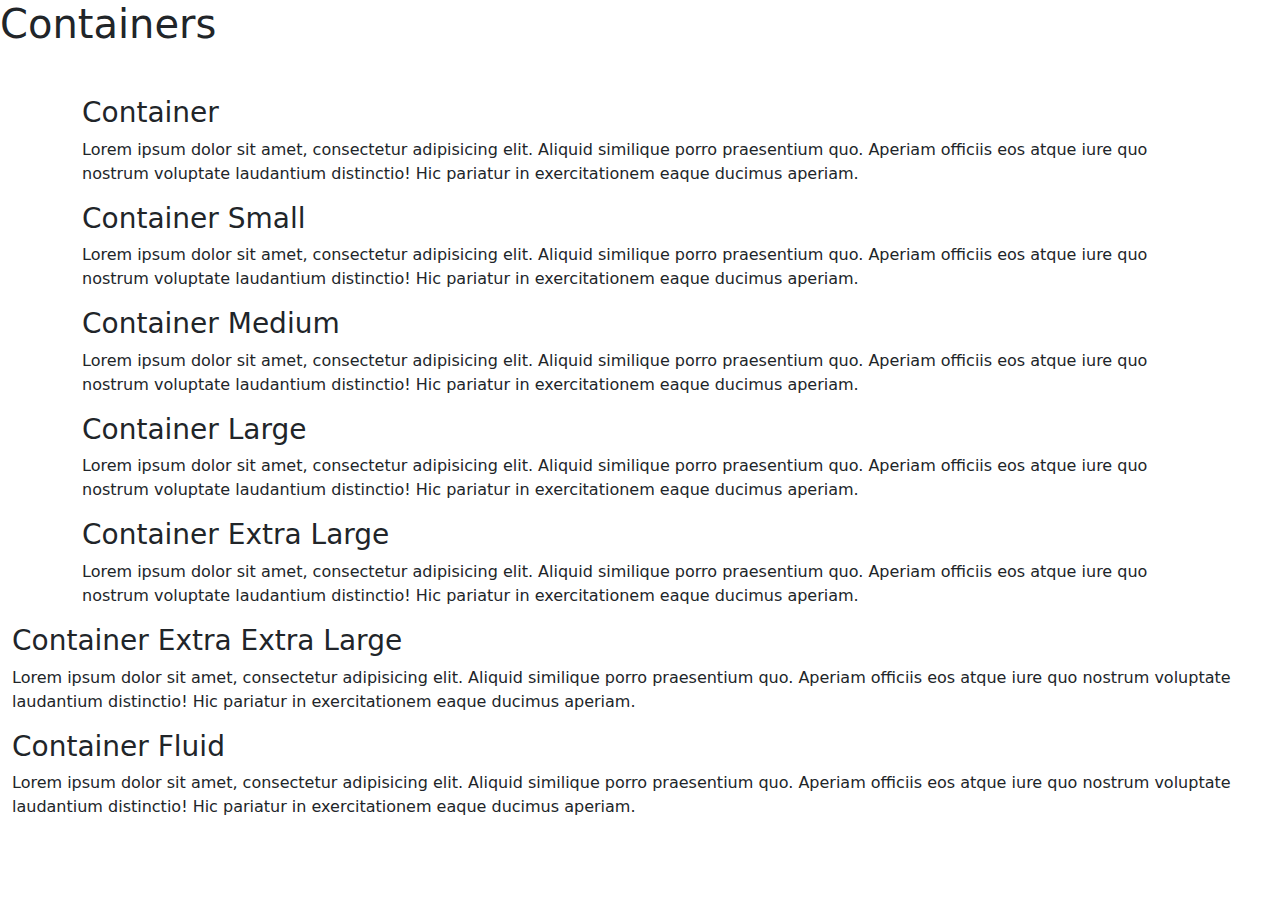
<file: Bootstrap_Tutorial_v5/01_Containers/index.html>
<!DOCTYPE html>
<html lang="en">
  <head>
    <meta charset="UTF-8" />
    <meta http-equiv="X-UA-Compatible" content="IE=edge" />
    <meta name="viewport" content="width=device-width, initial-scale=1.0" />
    <link rel="stylesheet" href="../assets/css/bootstrap.min.css" />

    <title>Bootstrap Sandbox | Containers</title>
  </head>
  <body>
    <h1 class="mb-5">Containers</h1>

    <div class="container">
      <h3>Container</h3>
      <p>
        Lorem ipsum dolor sit amet, consectetur adipisicing elit. Aliquid
        similique porro praesentium quo. Aperiam officiis eos atque iure quo
        nostrum voluptate laudantium distinctio! Hic pariatur in exercitationem
        eaque ducimus aperiam.
      </p>
    </div>

    <div class="container-sm">
      <h3>Container Small</h3>
      <p>
        Lorem ipsum dolor sit amet, consectetur adipisicing elit. Aliquid
        similique porro praesentium quo. Aperiam officiis eos atque iure quo
        nostrum voluptate laudantium distinctio! Hic pariatur in exercitationem
        eaque ducimus aperiam.
      </p>
    </div>

    <div class="container-md">
      <h3>Container Medium</h3>
      <p>
        Lorem ipsum dolor sit amet, consectetur adipisicing elit. Aliquid
        similique porro praesentium quo. Aperiam officiis eos atque iure quo
        nostrum voluptate laudantium distinctio! Hic pariatur in exercitationem
        eaque ducimus aperiam.
      </p>
    </div>

    <div class="container-lg">
      <h3>Container Large</h3>
      <p>
        Lorem ipsum dolor sit amet, consectetur adipisicing elit. Aliquid
        similique porro praesentium quo. Aperiam officiis eos atque iure quo
        nostrum voluptate laudantium distinctio! Hic pariatur in exercitationem
        eaque ducimus aperiam.
      </p>
    </div>

    <div class="container-xl">
      <h3>Container Extra Large</h3>
      <p>
        Lorem ipsum dolor sit amet, consectetur adipisicing elit. Aliquid
        similique porro praesentium quo. Aperiam officiis eos atque iure quo
        nostrum voluptate laudantium distinctio! Hic pariatur in exercitationem
        eaque ducimus aperiam.
      </p>
    </div>

    <div class="container-xxl">
      <h3>Container Extra Extra Large</h3>
      <p>
        Lorem ipsum dolor sit amet, consectetur adipisicing elit. Aliquid
        similique porro praesentium quo. Aperiam officiis eos atque iure quo
        nostrum voluptate laudantium distinctio! Hic pariatur in exercitationem
        eaque ducimus aperiam.
      </p>
    </div>

    <div class="container-fluid">
      <h3>Container Fluid</h3>
      <p>
        Lorem ipsum dolor sit amet, consectetur adipisicing elit. Aliquid
        similique porro praesentium quo. Aperiam officiis eos atque iure quo
        nostrum voluptate laudantium distinctio! Hic pariatur in exercitationem
        eaque ducimus aperiam.
      </p>
    </div>

    <script src="../assets/js/bootstrap.bundle.min.js"></script>
  </body>
</html>
</file>
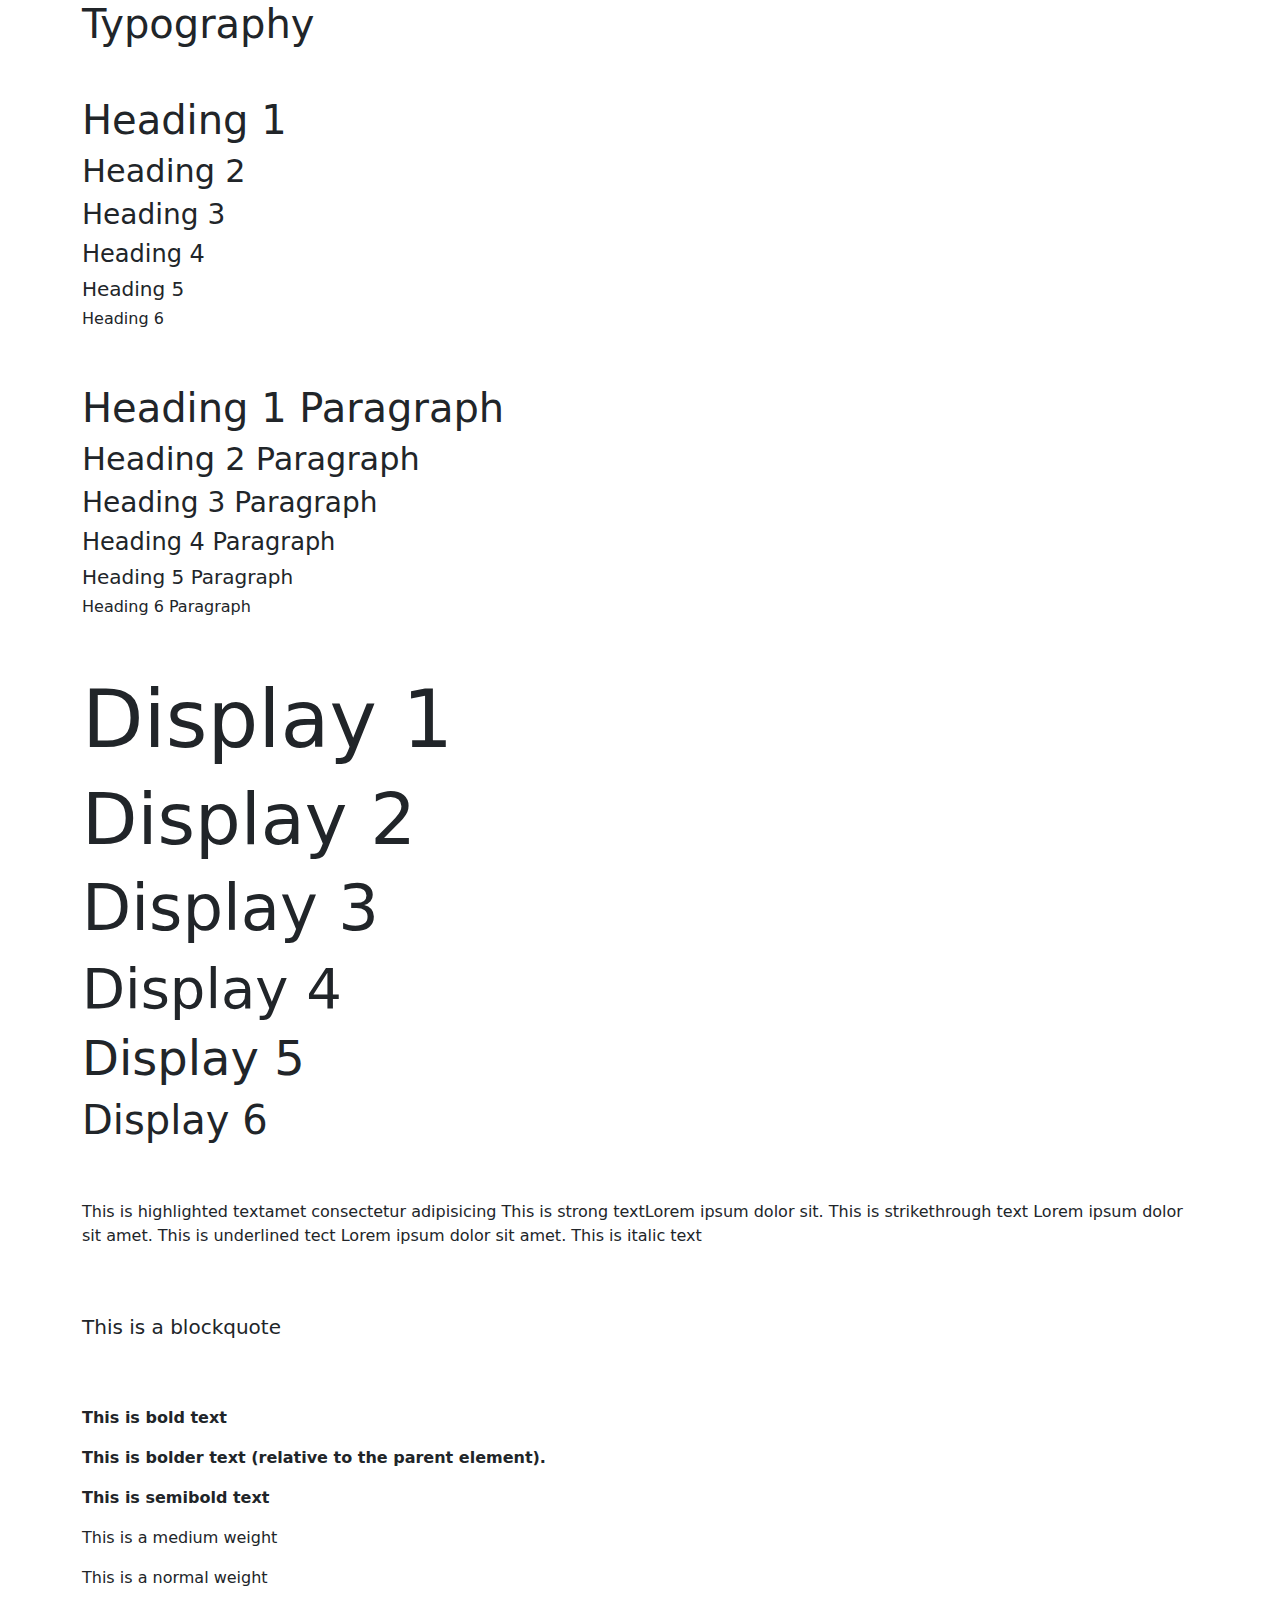
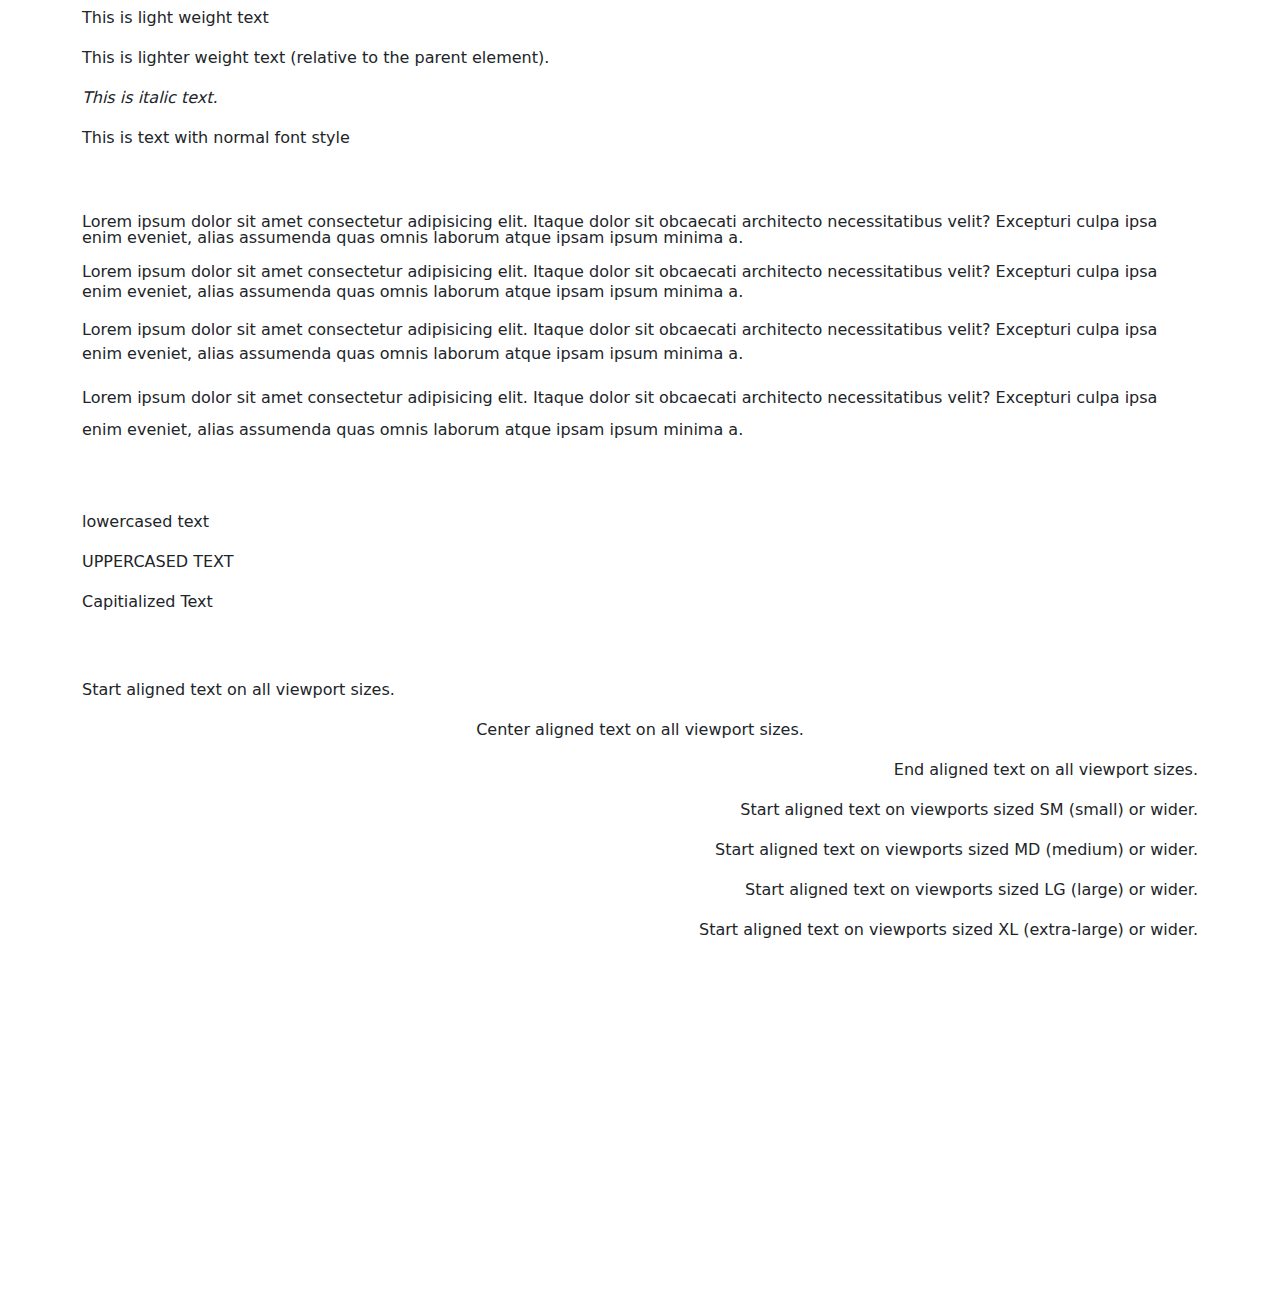
<file: Bootstrap_Tutorial_v5/02_Typography/index.html>
<!DOCTYPE html>
<html lang="en">
  <head>
    <meta charset="UTF-8" />
    <meta http-equiv="X-UA-Compatible" content="IE=edge" />
    <meta name="viewport" content="width=device-width, initial-scale=1.0" />
    <link rel="stylesheet" href="../assets/css/bootstrap.min.css" />
    <title>Bootstrap Sandbox | Typography</title>
  </head>
  <body>
    <div class="container">
      <h1 class="mb-5">Typography</h1>

      <!-- Headings -->
      <h1>Heading 1</h1>
      <h2>Heading 2</h2>
      <h3>Heading 3</h3>
      <h4>Heading 4</h4>
      <h5>Heading 5</h5>
      <h6>Heading 6</h6>

      <br /><br />

      <!-- Heading Classes -->
      <p class="h1">Heading 1 Paragraph</p>
      <p class="h2">Heading 2 Paragraph</p>
      <p class="h3">Heading 3 Paragraph</p>
      <p class="h4">Heading 4 Paragraph</p>
      <p class="h5">Heading 5 Paragraph</p>
      <p class="h6">Heading 6 Paragraph</p>

      <br /><br />

      <!-- Display Headings -->
      <h1 class="display-1">Display 1</h1>
      <h1 class="display-2">Display 2</h1>
      <h1 class="display-3">Display 3</h1>
      <h1 class="display-4">Display 4</h1>
      <h1 class="display-5">Display 5</h1>
      <h1 class="display-6">Display 6</h1> 
      <br /><br/>
      <!-- Inline6Classes -->
      <p6
        Lorem, ipsum dolor sit
        <span class="">This is highlighted text</span>amet consectetur
        adipisicing <span class="">This is strong text</span>Lorem ipsum dolor
        sit. <span class="">This is strikethrough text</span> Lorem ipsum dolor
        sit amet. <span class="">This is underlined tect</span> Lorem ipsum
        dolor sit amet. <span class="">This is italic text</span>
      </p>

      <br /><br />

      <!-- Blockquote -->
      <blockquote class="blockquote">
        <p>This is a blockquote</p>
      </blockquote>

      <br /><br />

      <!-- Font Weight -->
      <p class="fw-bold">This is bold text</p>
      <p class="fw-bolder">This is bolder text (relative to the parent element).</p>
      <p class="fw-semibold">This is semibold text</p>
      <p class="fw-medium">This is a medium weight</p>
      <p class="fw-normal">This is a normal weight</p>
      <p class="fw-light">This is light weight text</p>
      <p class="fw-lighter">
        This is lighter weight text (relative to the parent element).
      </p>
      <p class="fst-italic">This is italic text.</p>
      <p class="fst-normal">This is text with normal font style</p>

      <br /><br />

      <!-- Line Height -->
      <p class="lh-1">
        Lorem ipsum dolor sit amet consectetur adipisicing elit. Itaque dolor
        sit obcaecati architecto necessitatibus velit? Excepturi culpa ipsa enim
        eveniet, alias assumenda quas omnis laborum atque ipsam ipsum minima a.
      </p>
      <p class="lh-sm">
        Lorem ipsum dolor sit amet consectetur adipisicing elit. Itaque dolor
        sit obcaecati architecto necessitatibus velit? Excepturi culpa ipsa enim
        eveniet, alias assumenda quas omnis laborum atque ipsam ipsum minima a.
      </p>
      <p class="lh-base">
        Lorem ipsum dolor sit amet consectetur adipisicing elit. Itaque dolor
        sit obcaecati architecto necessitatibus velit? Excepturi culpa ipsa enim
        eveniet, alias assumenda quas omnis laborum atque ipsam ipsum minima a.
      </p>
      <p class="lh-lg">
        Lorem ipsum dolor sit amet consectetur adipisicing elit. Itaque dolor
        sit obcaecati architecto necessitatibus velit? Excepturi culpa ipsa enim
        eveniet, alias assumenda quas omnis laborum atque ipsam ipsum minima a.
      </p>

      <br /><br />

      <!-- Text Transform -->
      <p class="text-lowercase">lowercased text</p>
      <p class="text-uppercase">uppercased text</p>
      <p class="text-capitalize">capitialized text</p>

      <br /><br />

      <!-- Text Alignment -->
      <p class="text-start">Start aligned text on all viewport sizes.</p>
      <p class="text-center">Center aligned text on all viewport sizes.</p>
      <p class="text-end">End aligned text on all viewport sizes.</p>

      <p class="text-sm-end">Start aligned text on viewports sized SM (small) or wider.</p>
      <p class="text-md-end">        Start aligned text on viewports sized MD (medium) or wider.
      </p>
      <p class="text-lg-end">Start aligned text on viewports sized LG (large) or wider.</p>
      <p class="text-xl-end">
        Start aligned text on viewports sized XL (extra-large) or wider.
      </p>

      <!-- Don't go past here -->
    </div>
    <div style="margin-top: 350px"></div>

    <script src="../assets/js/bootstrap.bundle.min.js"></script>
  </body>
</html>
</file>
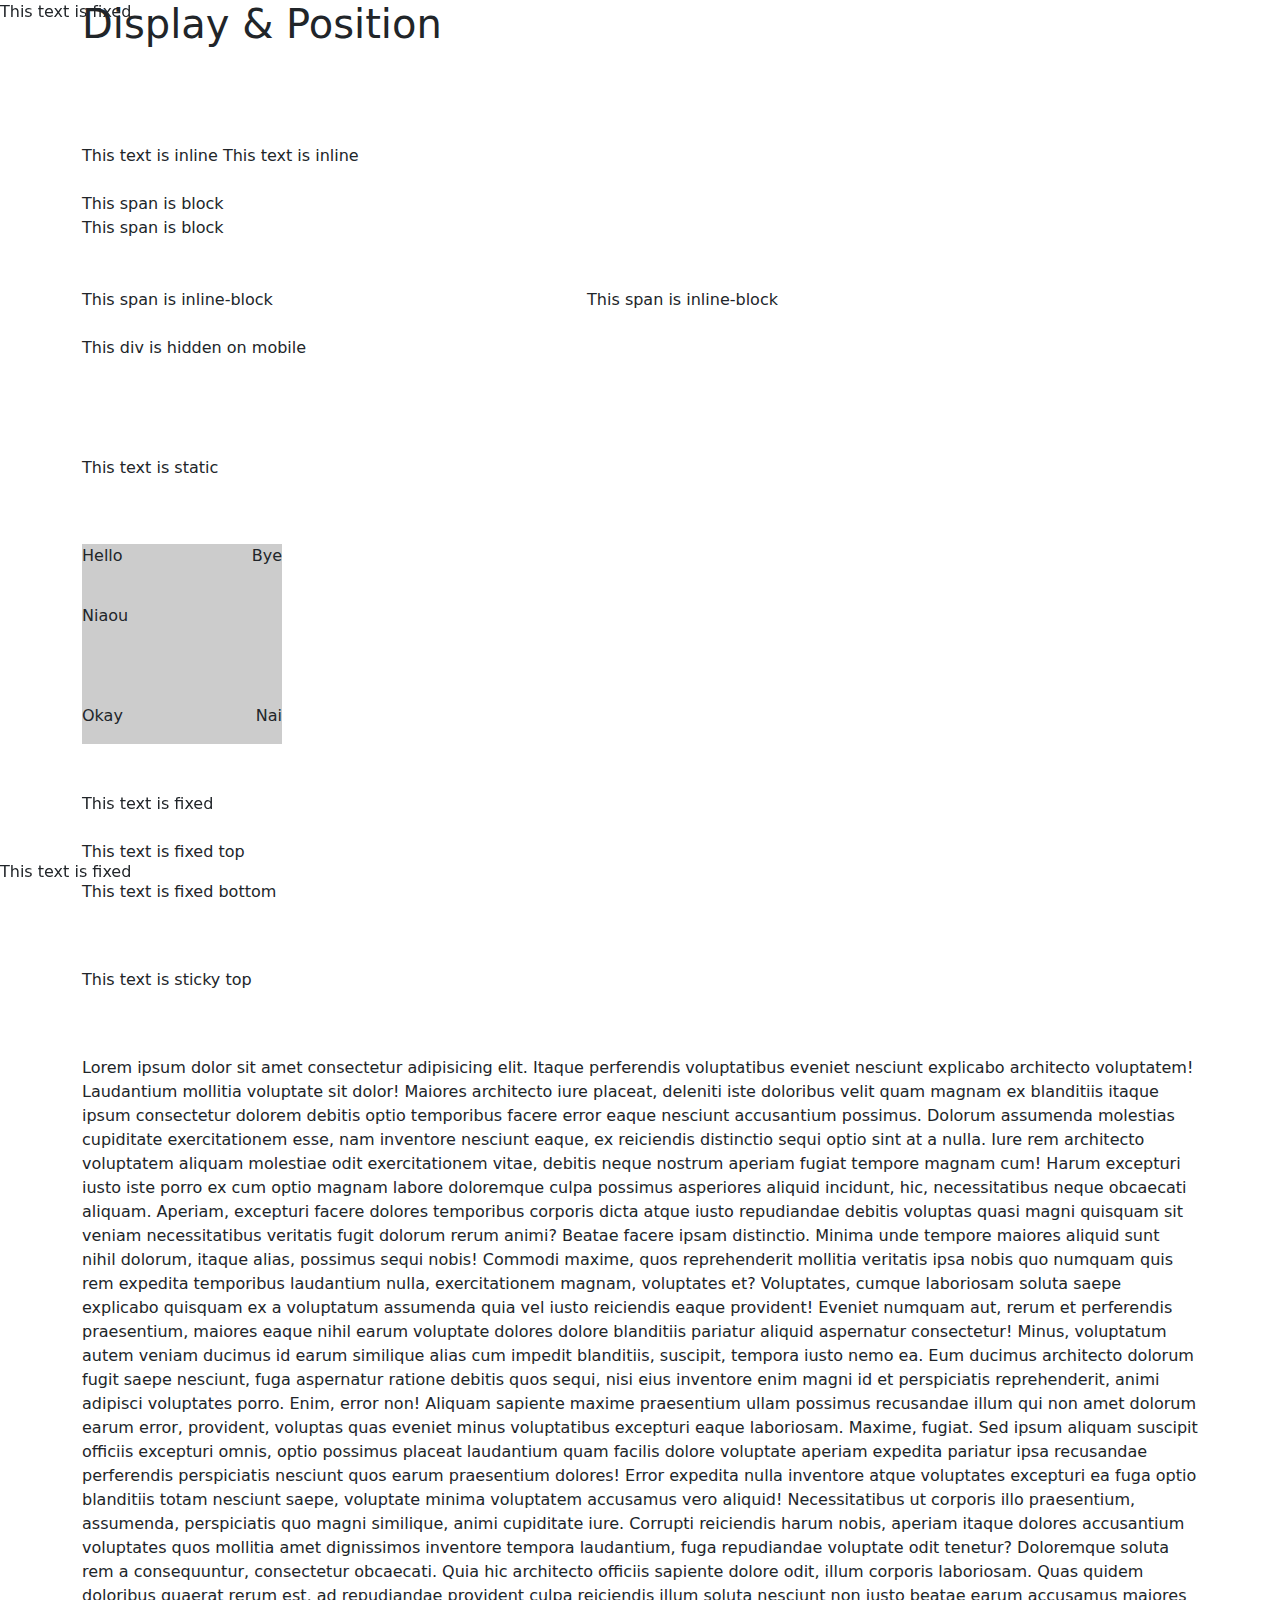
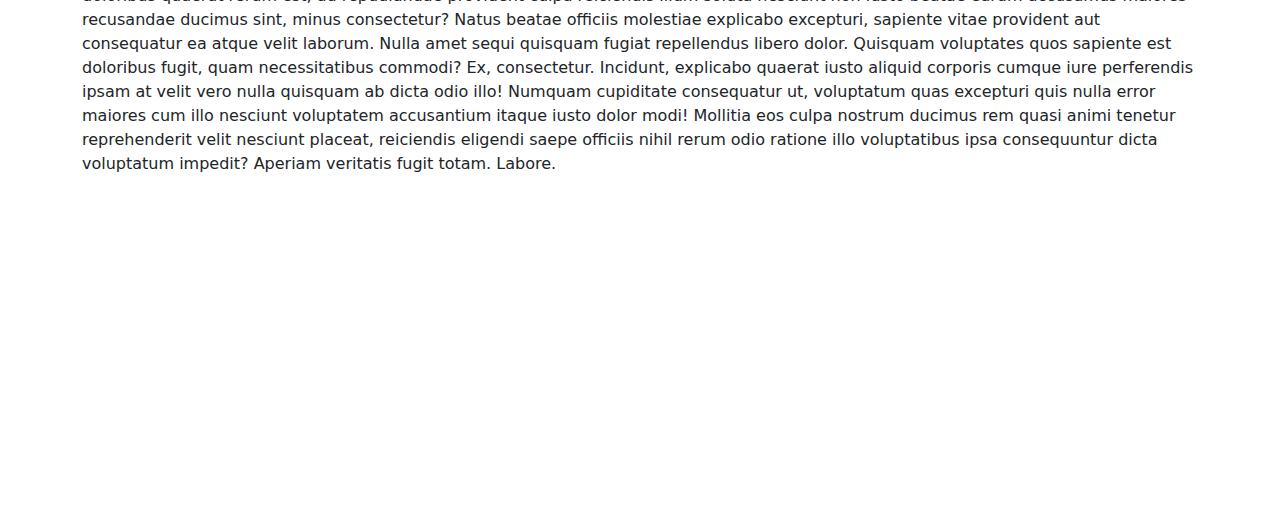
<file: Bootstrap_Tutorial_v5/03_DisplayPosition/index.html>
<!DOCTYPE html>
<html lang="en">
  <head>
    <meta charset="UTF-8" />
    <meta http-equiv="X-UA-Compatible" content="IE=edge" />
    <meta name="viewport" content="width=device-width, initial-scale=1.0" />
    <link rel="stylesheet" href="../assets/css/bootstrap.min.css" />
    <title>Bootstrap Sandbox | Display & Position</title>
  </head>
  <body>
    <div class="container">
      <h1 class="mb-5">Display & Position</h1>

      <!-- Display None -->
      <p class="d-none">This text is hidden</p>

      <br /><br />

      <!-- Display Inline -->
      <div class="d-inline">This text is inline</div>
      <div class="d-inline">This text is inline</div>

      <br /><br />

      <!-- Display Block -->
      <span class="d-block">This span is block</span>
      <span class="d-block">This span is block</span>

      <br /><br />

      <!-- Display Inline Block -->
      <span class="d-inline-block" style="width: 500px"
        >This span is inline-block</span
      >
      <span class="d-inline-block">This span is inline-block</span>

      <br /><br />

      <!-- Hide on small screens -->
      <div class="d-none d-md-block">This div is hidden on mobile</div>

      <br /><br />

      <!-- Hide on medium screens and up -->
      <div class="d-block d-md-none">
        This div is hidden on medium screens and up
      </div>

      <br /><br />

      <!-- POSITIONING -->

      <!-- Position Static -->
      <p class="position-static">This text is static</p>

      <br /><br />

      <div
        class="position-relative"
        style="height: 200px; width: 200px; background: #ccc"
      >
        <p class="position-absolute">Hello</p>
        <p class="position-absolute end-0">Bye</p>
        <p class="position-absolute end-0 bottom-0">Nai</p>
        <p class="position-absolute start-0 bottom-0">Okay</p>
        <p class="position-absolute" style="top: 60px">Niaou</p>
      </div>

      <br /><br />

      <!-- Position Fixed -->
      <p class="position-fixed">This text is fixed</p>
      <p class="fixed-top">This text is fixed</p>
      <p class="fixed-bottom">This text is fixed</p>

      <br /><br />

      <p class="">This text is fixed top</p>
      <p class="">This text is fixed bottom</p>

      <br /><br />

      <!-- Sticky Top -->
      <p class="">This text is sticky top</p>

      <br /><br />

      <!-- Filler Text -->
      <p>
        Lorem ipsum dolor sit amet consectetur adipisicing elit. Itaque
        perferendis voluptatibus eveniet nesciunt explicabo architecto
        voluptatem! Laudantium mollitia voluptate sit dolor! Maiores architecto
        iure placeat, deleniti iste doloribus velit quam magnam ex blanditiis
        itaque ipsum consectetur dolorem debitis optio temporibus facere error
        eaque nesciunt accusantium possimus. Dolorum assumenda molestias
        cupiditate exercitationem esse, nam inventore nesciunt eaque, ex
        reiciendis distinctio sequi optio sint at a nulla. Iure rem architecto
        voluptatem aliquam molestiae odit exercitationem vitae, debitis neque
        nostrum aperiam fugiat tempore magnam cum! Harum excepturi iusto iste
        porro ex cum optio magnam labore doloremque culpa possimus asperiores
        aliquid incidunt, hic, necessitatibus neque obcaecati aliquam. Aperiam,
        excepturi facere dolores temporibus corporis dicta atque iusto
        repudiandae debitis voluptas quasi magni quisquam sit veniam
        necessitatibus veritatis fugit dolorum rerum animi? Beatae facere ipsam
        distinctio. Minima unde tempore maiores aliquid sunt nihil dolorum,
        itaque alias, possimus sequi nobis! Commodi maxime, quos reprehenderit
        mollitia veritatis ipsa nobis quo numquam quis rem expedita temporibus
        laudantium nulla, exercitationem magnam, voluptates et? Voluptates,
        cumque laboriosam soluta saepe explicabo quisquam ex a voluptatum
        assumenda quia vel iusto reiciendis eaque provident! Eveniet numquam
        aut, rerum et perferendis praesentium, maiores eaque nihil earum
        voluptate dolores dolore blanditiis pariatur aliquid aspernatur
        consectetur! Minus, voluptatum autem veniam ducimus id earum similique
        alias cum impedit blanditiis, suscipit, tempora iusto nemo ea. Eum
        ducimus architecto dolorum fugit saepe nesciunt, fuga aspernatur ratione
        debitis quos sequi, nisi eius inventore enim magni id et perspiciatis
        reprehenderit, animi adipisci voluptates porro. Enim, error non! Aliquam
        sapiente maxime praesentium ullam possimus recusandae illum qui non amet
        dolorum earum error, provident, voluptas quas eveniet minus voluptatibus
        excepturi eaque laboriosam. Maxime, fugiat. Sed ipsum aliquam suscipit
        officiis excepturi omnis, optio possimus placeat laudantium quam facilis
        dolore voluptate aperiam expedita pariatur ipsa recusandae perferendis
        perspiciatis nesciunt quos earum praesentium dolores! Error expedita
        nulla inventore atque voluptates excepturi ea fuga optio blanditiis
        totam nesciunt saepe, voluptate minima voluptatem accusamus vero
        aliquid! Necessitatibus ut corporis illo praesentium, assumenda,
        perspiciatis quo magni similique, animi cupiditate iure. Corrupti
        reiciendis harum nobis, aperiam itaque dolores accusantium voluptates
        quos mollitia amet dignissimos inventore tempora laudantium, fuga
        repudiandae voluptate odit tenetur? Doloremque soluta rem a
        consequuntur, consectetur obcaecati. Quia hic architecto officiis
        sapiente dolore odit, illum corporis laboriosam. Quas quidem doloribus
        quaerat rerum est, ad repudiandae provident culpa reiciendis illum
        soluta nesciunt non iusto beatae earum accusamus maiores recusandae
        ducimus sint, minus consectetur? Natus beatae officiis molestiae
        explicabo excepturi, sapiente vitae provident aut consequatur ea atque
        velit laborum. Nulla amet sequi quisquam fugiat repellendus libero
        dolor. Quisquam voluptates quos sapiente est doloribus fugit, quam
        necessitatibus commodi? Ex, consectetur. Incidunt, explicabo quaerat
        iusto aliquid corporis cumque iure perferendis ipsam at velit vero nulla
        quisquam ab dicta odio illo! Numquam cupiditate consequatur ut,
        voluptatum quas excepturi quis nulla error maiores cum illo nesciunt
        voluptatem accusantium itaque iusto dolor modi! Mollitia eos culpa
        nostrum ducimus rem quasi animi tenetur reprehenderit velit nesciunt
        placeat, reiciendis eligendi saepe officiis nihil rerum odio ratione
        illo voluptatibus ipsa consequuntur dicta voluptatum impedit? Aperiam
        veritatis fugit totam. Labore.
      </p>
      <!-- Don't go past here -->
    </div>
    <div style="margin-top: 350px"></div>

    <script src="../assets/js/bootstrap.bundle.min.js"></script>
  </body>
</html>
</file>
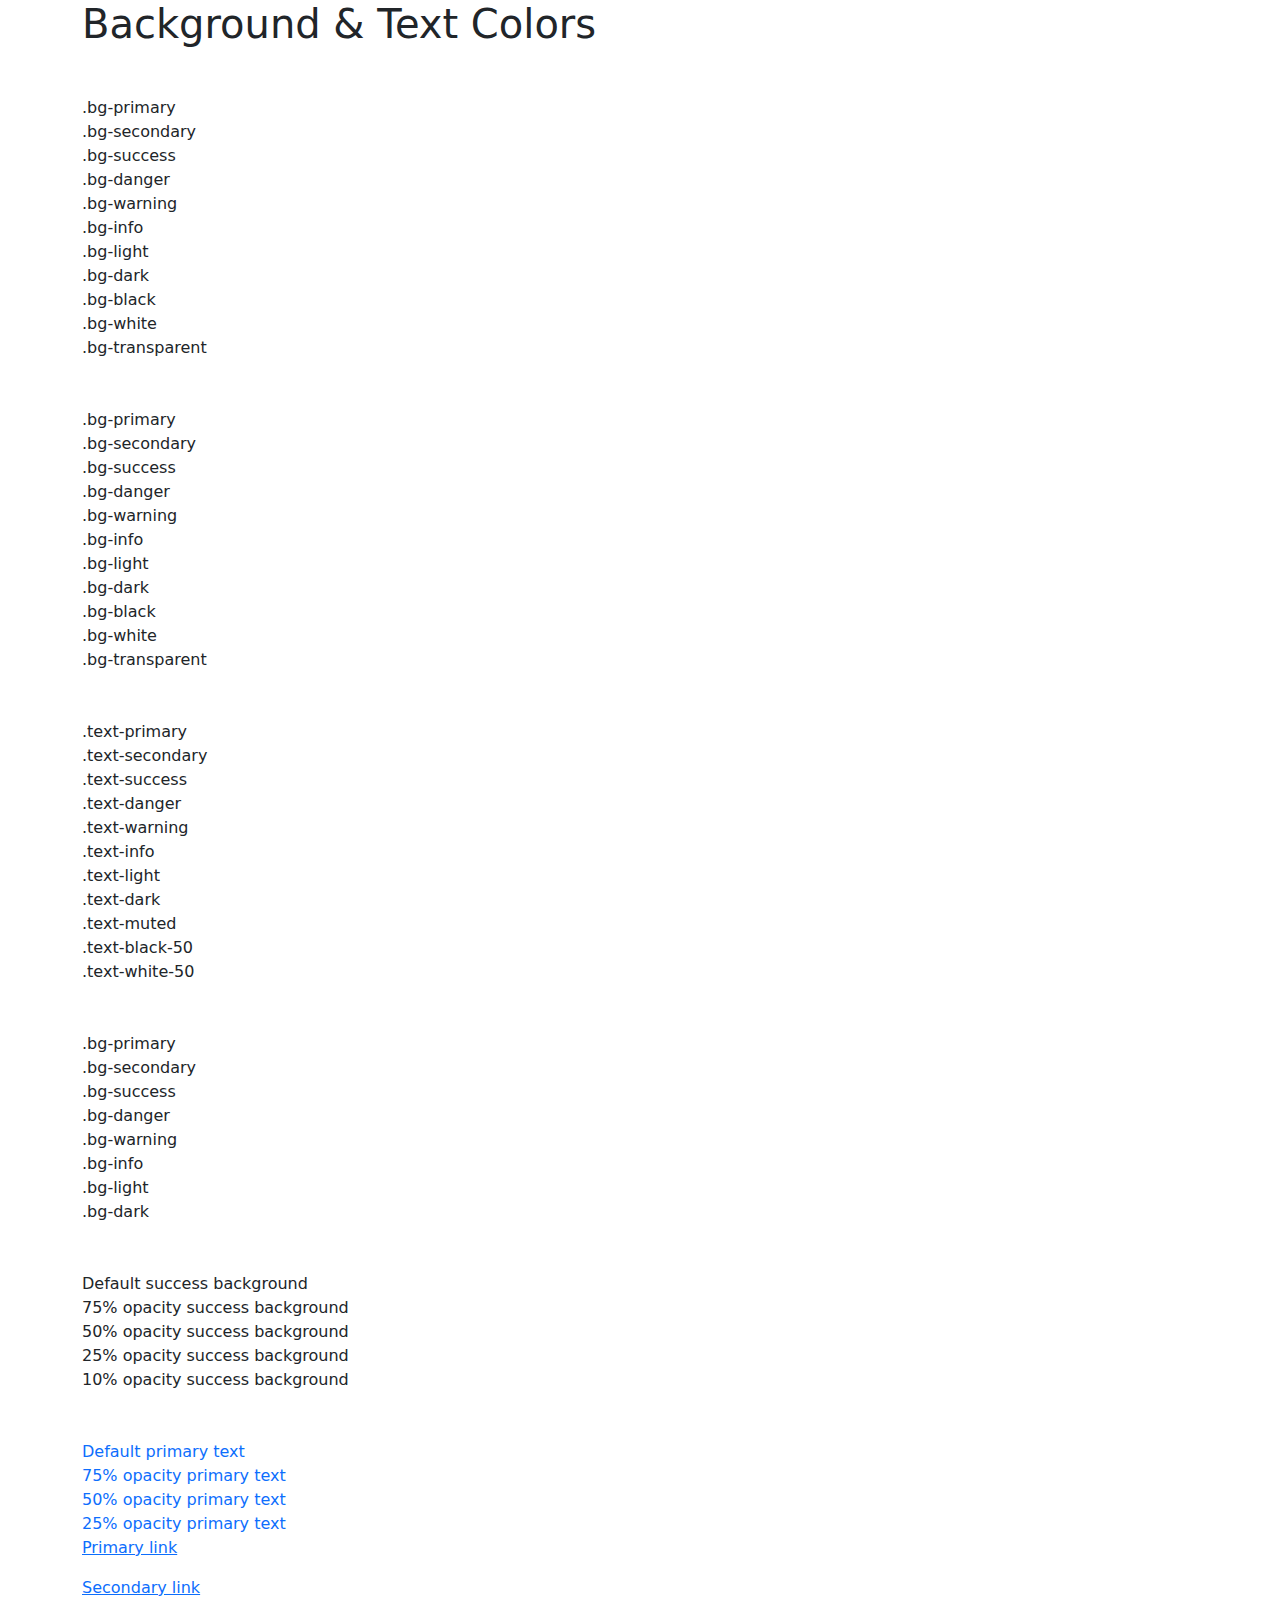
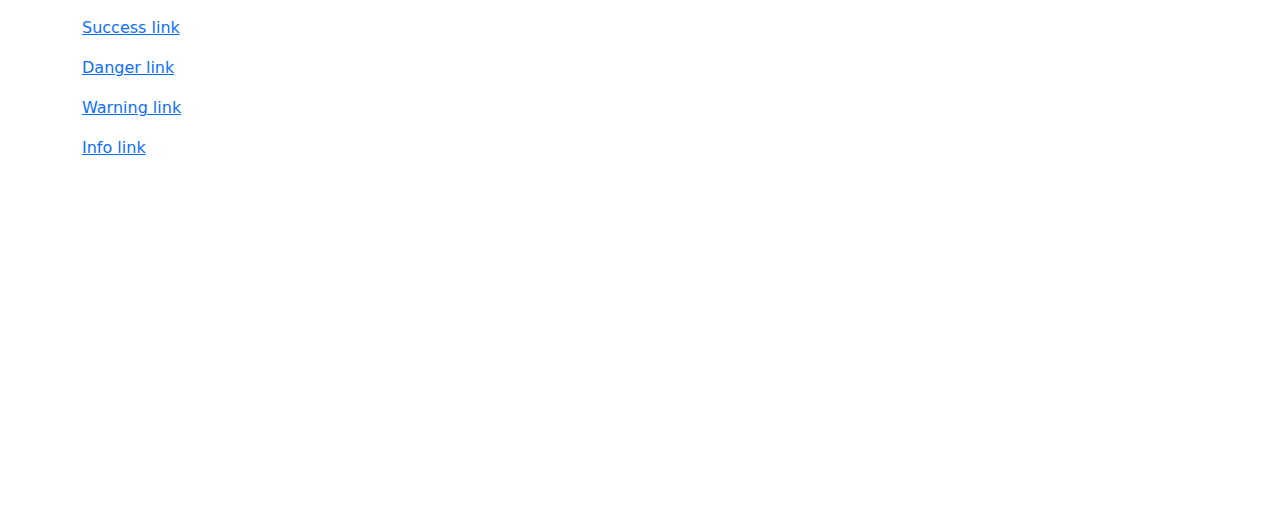
<file: Bootstrap_Tutorial_v5/04_BackgroundTextColors/index.html>
<!DOCTYPE html>
<html lang="en">
  <head>
    <meta charset="UTF-8" />
    <meta http-equiv="X-UA-Compatible" content="IE=edge" />
    <meta name="viewport" content="width=device-width, initial-scale=1.0" />
    <link rel="stylesheet" href="../assets/css/bootstrap.min.css" />
    <title>Bootstrap Sandbox | Background & Text Colors</title>
  </head>
  <body>
    <div class="container">
      <h1 class="mb-5">Background & Text Colors</h1>

      <!-- Background Colors -->
      <div class="">.bg-primary</div>
      <div class="">.bg-secondary</div>
      <div class="">.bg-success</div>
      <div class="">.bg-danger</div>
      <div class="">.bg-warning</div>
      <div class="">.bg-info</div>
      <div class="">.bg-light</div>
      <div class="">.bg-dark</div>
      <div class="">.bg-black</div>
      <div class="">.bg-white</div>
      <div class="">.bg-transparent</div>

      <br /><br />

      <!-- Text Background Colors -->
      <div class="">.bg-primary</div>
      <div class="">.bg-secondary</div>
      <div class="">.bg-success</div>
      <div class="">.bg-danger</div>
      <div class="">.bg-warning</div>
      <div class="">.bg-info</div>
      <div class="">.bg-light</div>
      <div class="">.bg-dark</div>
      <div class="">.bg-black</div>
      <div class="">.bg-white</div>
      <div class="">.bg-transparent</div>

      <br /><br />

      <!-- Text Colors -->
      <div class="">.text-primary</div>
      <div class="">.text-secondary</div>
      <div class="">.text-success</div>
      <div class="">.text-danger</div>
      <div class="">.text-warning</div>
      <div class="">.text-info</div>
      <div class="">.text-light</div>
      <div class="">.text-dark</div>
      <div class="">.text-muted</div>
      <div class="">.text-black-50</div>
      <div class="">.text-white-50</div>

      <br /><br />

      <!-- Gradients -->
      <div class="">.bg-primary</div>
      <div class="">.bg-secondary</div>
      <div class="">.bg-success</div>
      <div class="">.bg-danger</div>
      <div class="">.bg-warning</div>
      <div class="">.bg-info</div>
      <div class="">.bg-light</div>
      <div class="">.bg-dark</div>

      <br /><br />

      <!-- Background Opacity -->
      <div class="">Default success background</div>
      <div class="">75% opacity success background</div>
      <div class="">50% opacity success background</div>
      <div class="">25% opacity success background</div>
      <div class="">10% opacity success background</div>

      <br /><br />

      <!-- Text Opacity -->
      <div class="text-primary">Default primary text</div>
      <div class="text-primary">75% opacity primary text</div>
      <div class="text-primary">50% opacity primary text</div>
      <div class="text-primary">25% opacity primary text</div>

      <!-- Link Colors -->
      <p><a href="#" class="">Primary link</a></p>
      <p><a href="#" class="">Secondary link</a></p>
      <p><a href="#" class="">Success link</a></p>
      <p><a href="#" class="">Danger link</a></p>
      <p><a href="#" class="">Warning link</a></p>
      <p><a href="#" class="">Info link</a></p>

      <!-- Don't go past here -->
    </div>
    <div style="margin-top: 350px"></div>

    <script src="../assets/js/bootstrap.bundle.min.js"></script>
  </body>
</html>
</file>
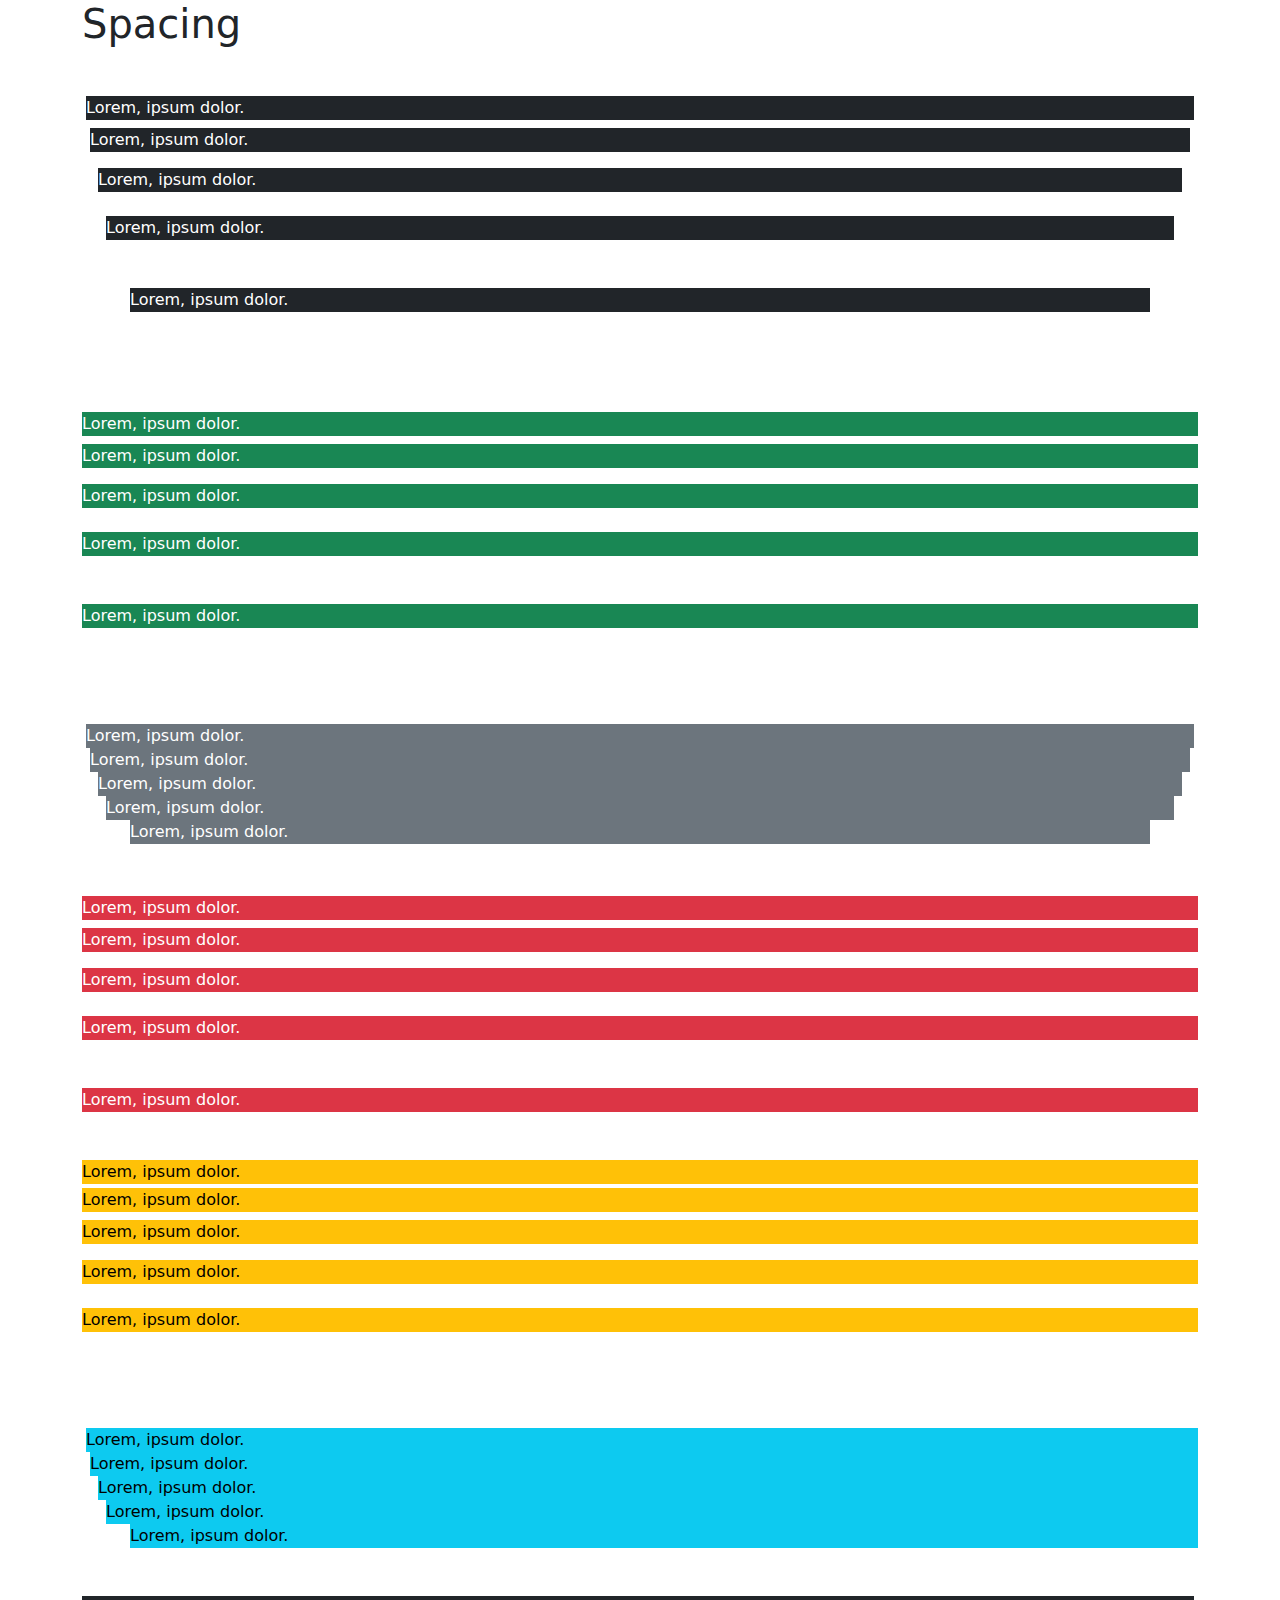
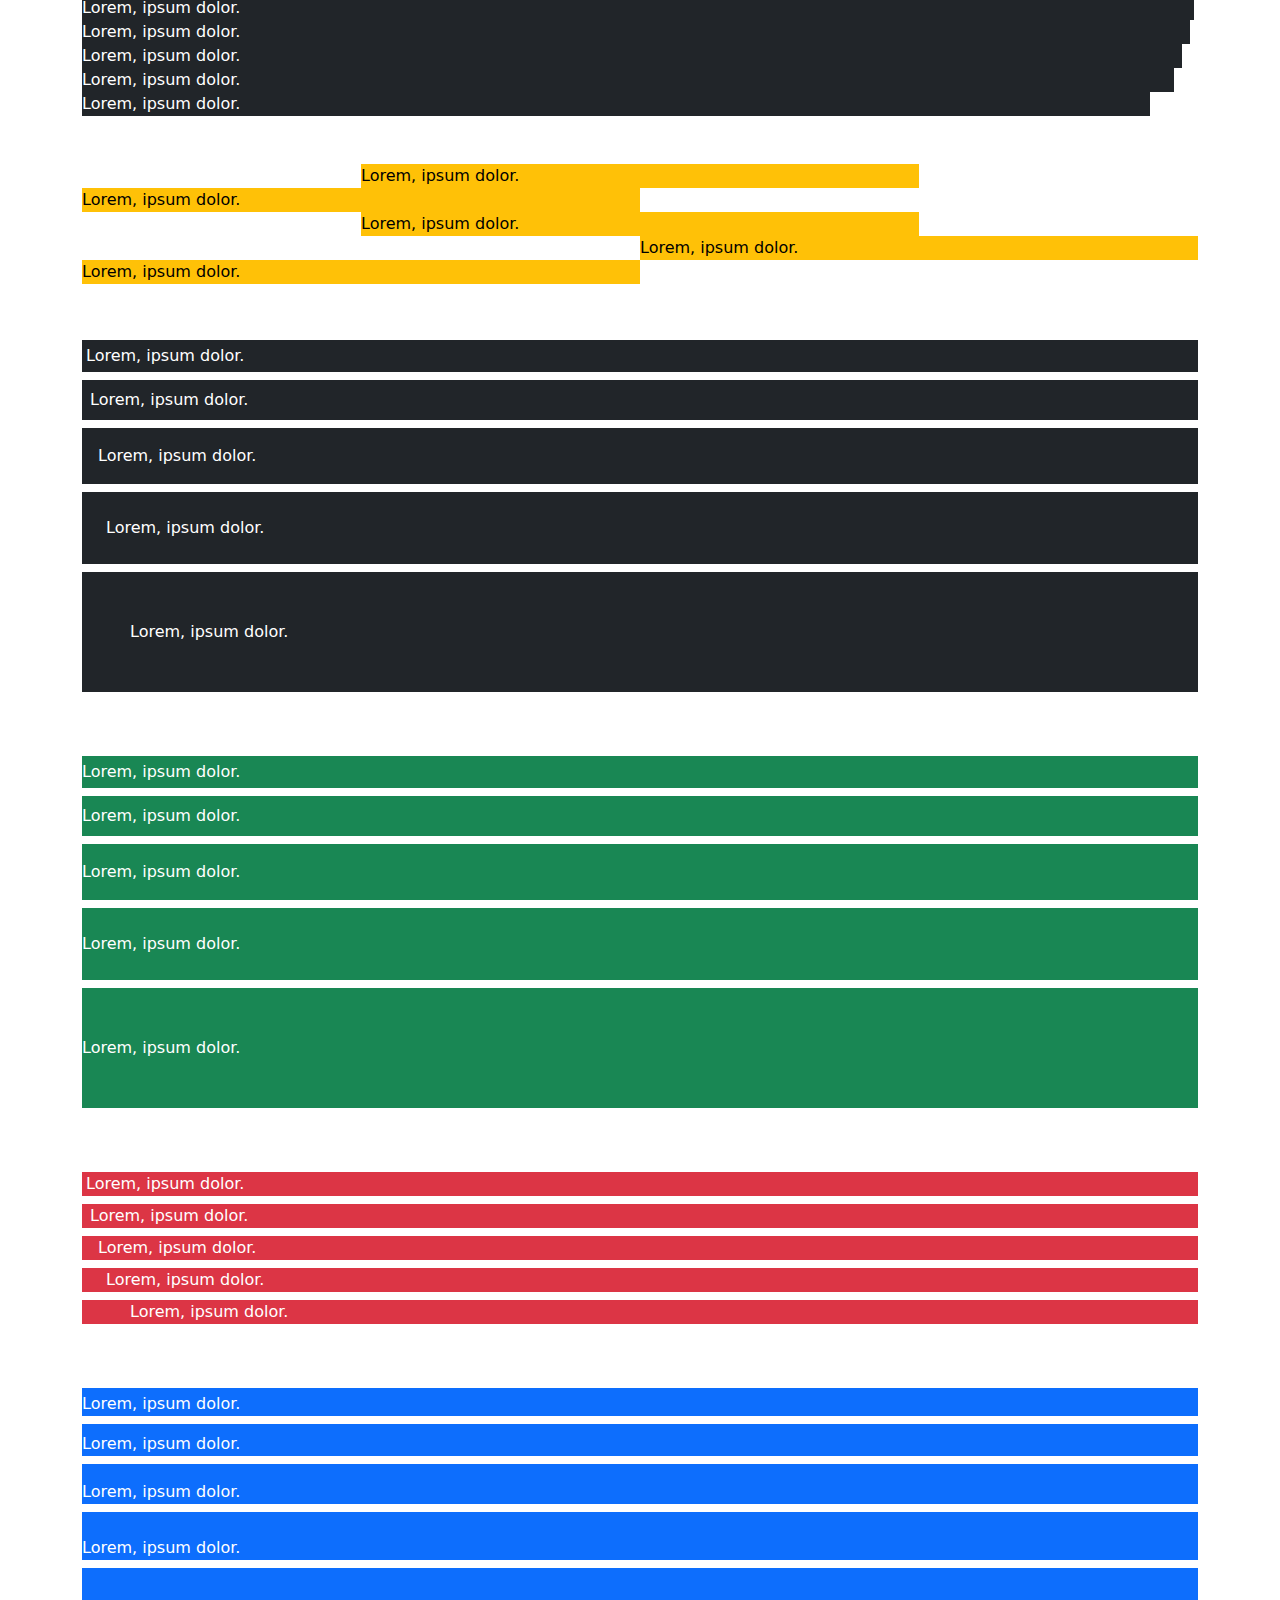
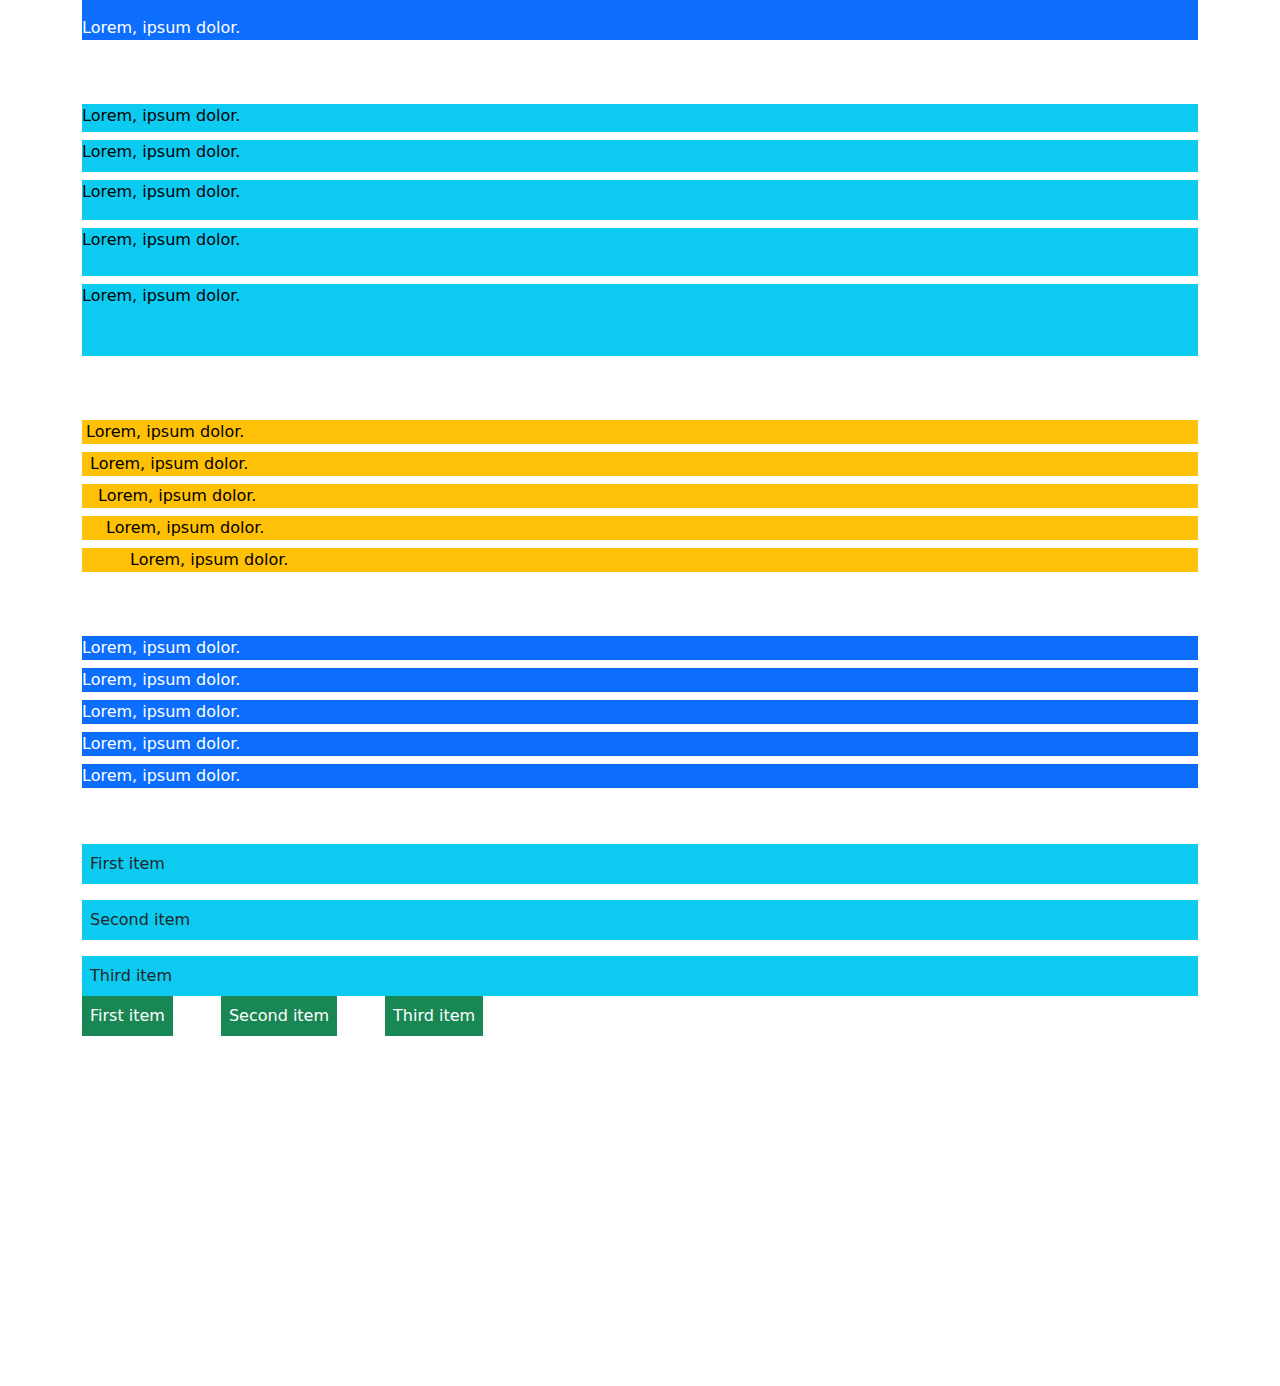
<file: Bootstrap_Tutorial_v5/05_Spacing/index.html>
<!DOCTYPE html>
<html lang="en">
  <head>
    <meta charset="UTF-8" />
    <meta http-equiv="X-UA-Compatible" content="IE=edge" />
    <meta name="viewport" content="width=device-width, initial-scale=1.0" />
    <link rel="stylesheet" href="../assets/css/bootstrap.min.css" />
    <title>Bootstrap Sandbox | Spacing</title>
  </head>
  <body>
    <div class="container">
      <h1 class="mb-5">Spacing</h1>
      <!-- Margin All -->
      <div class="text-bg-dark m-1">Lorem, ipsum dolor.</div>
      <div class="text-bg-dark m-2">Lorem, ipsum dolor.</div>
      <div class="text-bg-dark m-3">Lorem, ipsum dolor.</div>
      <div class="text-bg-dark m-4">Lorem, ipsum dolor.</div>
      <div class="text-bg-dark m-5">Lorem, ipsum dolor.</div>

      <br /><br />

      <!-- Margin Top & Bottom -->
      <div class="text-bg-success my-1">Lorem, ipsum dolor.</div>
      <div class="text-bg-success my-2">Lorem, ipsum dolor.</div>
      <div class="text-bg-success my-3">Lorem, ipsum dolor.</div>
      <div class="text-bg-success my-4">Lorem, ipsum dolor.</div>
      <div class="text-bg-success my-5">Lorem, ipsum dolor.</div>

      <br /><br />

      <!-- Margin Left & Right -->
      <div class="text-bg-secondary mx-1">Lorem, ipsum dolor.</div>
      <div class="text-bg-secondary mx-2">Lorem, ipsum dolor.</div>
      <div class="text-bg-secondary mx-3">Lorem, ipsum dolor.</div>
      <div class="text-bg-secondary mx-4">Lorem, ipsum dolor.</div>
      <div class="text-bg-secondary mx-5">Lorem, ipsum dolor.</div>

      <br /><br />

      <!-- Margin Top -->
      <div class="text-bg-danger mt-1">Lorem, ipsum dolor.</div>
      <div class="text-bg-danger mt-2">Lorem, ipsum dolor.</div>
      <div class="text-bg-danger mt-3">Lorem, ipsum dolor.</div>
      <div class="text-bg-danger mt-4">Lorem, ipsum dolor.</div>
      <div class="text-bg-danger mt-5">Lorem, ipsum dolor.</div>

      <br /><br />

      <!-- Margin Bottom -->
      <div class="text-bg-warning mb-1">Lorem, ipsum dolor.</div>
      <div class="text-bg-warning mb-2">Lorem, ipsum dolor.</div>
      <div class="text-bg-warning mb-3">Lorem, ipsum dolor.</div>
      <div class="text-bg-warning mb-4">Lorem, ipsum dolor.</div>
      <div class="text-bg-warning mb-5">Lorem, ipsum dolor.</div>

      <br /><br />

      <!-- Margin Left/Start -->
      <div class="text-bg-info ms-1">Lorem, ipsum dolor.</div>
      <div class="text-bg-info ms-2">Lorem, ipsum dolor.</div>
      <div class="text-bg-info ms-3">Lorem, ipsum dolor.</div>
      <div class="text-bg-info ms-4">Lorem, ipsum dolor.</div>
      <div class="text-bg-info ms-5">Lorem, ipsum dolor.</div>

      <br /><br />

      <!-- Margin Right/End -->
      <div class="text-bg-dark me-1">Lorem, ipsum dolor.</div>
      <div class="text-bg-dark me-2">Lorem, ipsum dolor.</div>
      <div class="text-bg-dark me-3">Lorem, ipsum dolor.</div>
      <div class="text-bg-dark me-4">Lorem, ipsum dolor.</div>
      <div class="text-bg-dark me-5">Lorem, ipsum dolor.</div>

      <br /><br />

      <!-- Margin Auto -->
      <div class="text-bg-warning w-50 m-auto">Lorem, ipsum dolor.</div>
      <div class="text-bg-warning w-50 my-auto">Lorem, ipsum dolor.</div>
      <div class="text-bg-warning w-50 mx-auto">Lorem, ipsum dolor.</div>
      <div class="text-bg-warning w-50 ms-auto">Lorem, ipsum dolor.</div>
      <div class="text-bg-warning w-50 me-auto">Lorem, ipsum dolor.</div>

      <br /><br />

      <!-- Padding All -->
      <div class="text-bg-dark my-2 p-1">Lorem, ipsum dolor.</div>
      <div class="text-bg-dark my-2 p-2">Lorem, ipsum dolor.</div>
      <div class="text-bg-dark my-2 p-3">Lorem, ipsum dolor.</div>
      <div class="text-bg-dark my-2 p-4">Lorem, ipsum dolor.</div>
      <div class="text-bg-dark my-2 p-5">Lorem, ipsum dolor.</div>

      <br /><br />

      <!-- Padding Top & Bottom -->
      <div class="text-bg-success my-2 py-1">Lorem, ipsum dolor.</div>
      <div class="text-bg-success my-2 py-2">Lorem, ipsum dolor.</div>
      <div class="text-bg-success my-2 py-3">Lorem, ipsum dolor.</div>
      <div class="text-bg-success my-2 py-4">Lorem, ipsum dolor.</div>
      <div class="text-bg-success my-2 py-5">Lorem, ipsum dolor.</div>

      <br /><br />

      <!-- Padding Left & Right -->
      <div class="text-bg-danger my-2 px-1">Lorem, ipsum dolor.</div>
      <div class="text-bg-danger my-2 px-2">Lorem, ipsum dolor.</div>
      <div class="text-bg-danger my-2 px-3">Lorem, ipsum dolor.</div>
      <div class="text-bg-danger my-2 px-4">Lorem, ipsum dolor.</div>
      <div class="text-bg-danger my-2 px-5">Lorem, ipsum dolor.</div>

      <br /><br />

      <!-- Padding Top -->
      <div class="text-bg-primary my-2 pt-1">Lorem, ipsum dolor.</div>
      <div class="text-bg-primary my-2 pt-2">Lorem, ipsum dolor.</div>
      <div class="text-bg-primary my-2 pt-3">Lorem, ipsum dolor.</div>
      <div class="text-bg-primary my-2 pt-4">Lorem, ipsum dolor.</div>
      <div class="text-bg-primary my-2 pt-5">Lorem, ipsum dolor.</div>

      <br /><br />

      <!-- Padding Bottom -->
      <div class="text-bg-info my-2 pb-1">Lorem, ipsum dolor.</div>
      <div class="text-bg-info my-2 pb-2">Lorem, ipsum dolor.</div>
      <div class="text-bg-info my-2 pb-3">Lorem, ipsum dolor.</div>
      <div class="text-bg-info my-2 pb-4">Lorem, ipsum dolor.</div>
      <div class="text-bg-info my-2 pb-5">Lorem, ipsum dolor.</div>

      <br /><br />

      <!-- Padding Left/Start -->
      <div class="text-bg-warning my-2 ps-1">Lorem, ipsum dolor.</div>
      <div class="text-bg-warning my-2 ps-2">Lorem, ipsum dolor.</div>
      <div class="text-bg-warning my-2 ps-3">Lorem, ipsum dolor.</div>
      <div class="text-bg-warning my-2 ps-4">Lorem, ipsum dolor.</div>
      <div class="text-bg-warning my-2 ps-5">Lorem, ipsum dolor.</div>

      <br /><br />

      <!-- Padding Right/End -->
      <div class="text-bg-primary my-2 pe-1">Lorem, ipsum dolor.</div>
      <div class="text-bg-primary my-2 pe-2">Lorem, ipsum dolor.</div>
      <div class="text-bg-primary my-2 pe-3">Lorem, ipsum dolor.</div>
      <div class="text-bg-primary my-2 pe-4">Lorem, ipsum dolor.</div>
      <div class="text-bg-primary my-2 pe-5">Lorem, ipsum dolor.</div>

      <br /><br />

      <!-- Stacks -->
      <div class="vstack gap-3">
        <div class="p-2 bg-info">First item</div>
        <div class="p-2 bg-info">Second item</div>
        <div class="p-2 bg-info">Third item</div>
      </div>

      <div class="hstack gap-5">
        <div class="p-2 text-bg-success">First item</div>
        <div class="p-2 text-bg-success">Second item</div>
        <div class="p-2 text-bg-success">Third item</div>
      </div>

      <!-- Don't go past here -->
    </div>
    <div style="margin-top: 350px"></div>

    <script src="../assets/js/bootstrap.bundle.min.js"></script>
  </body>
</html>
</file>
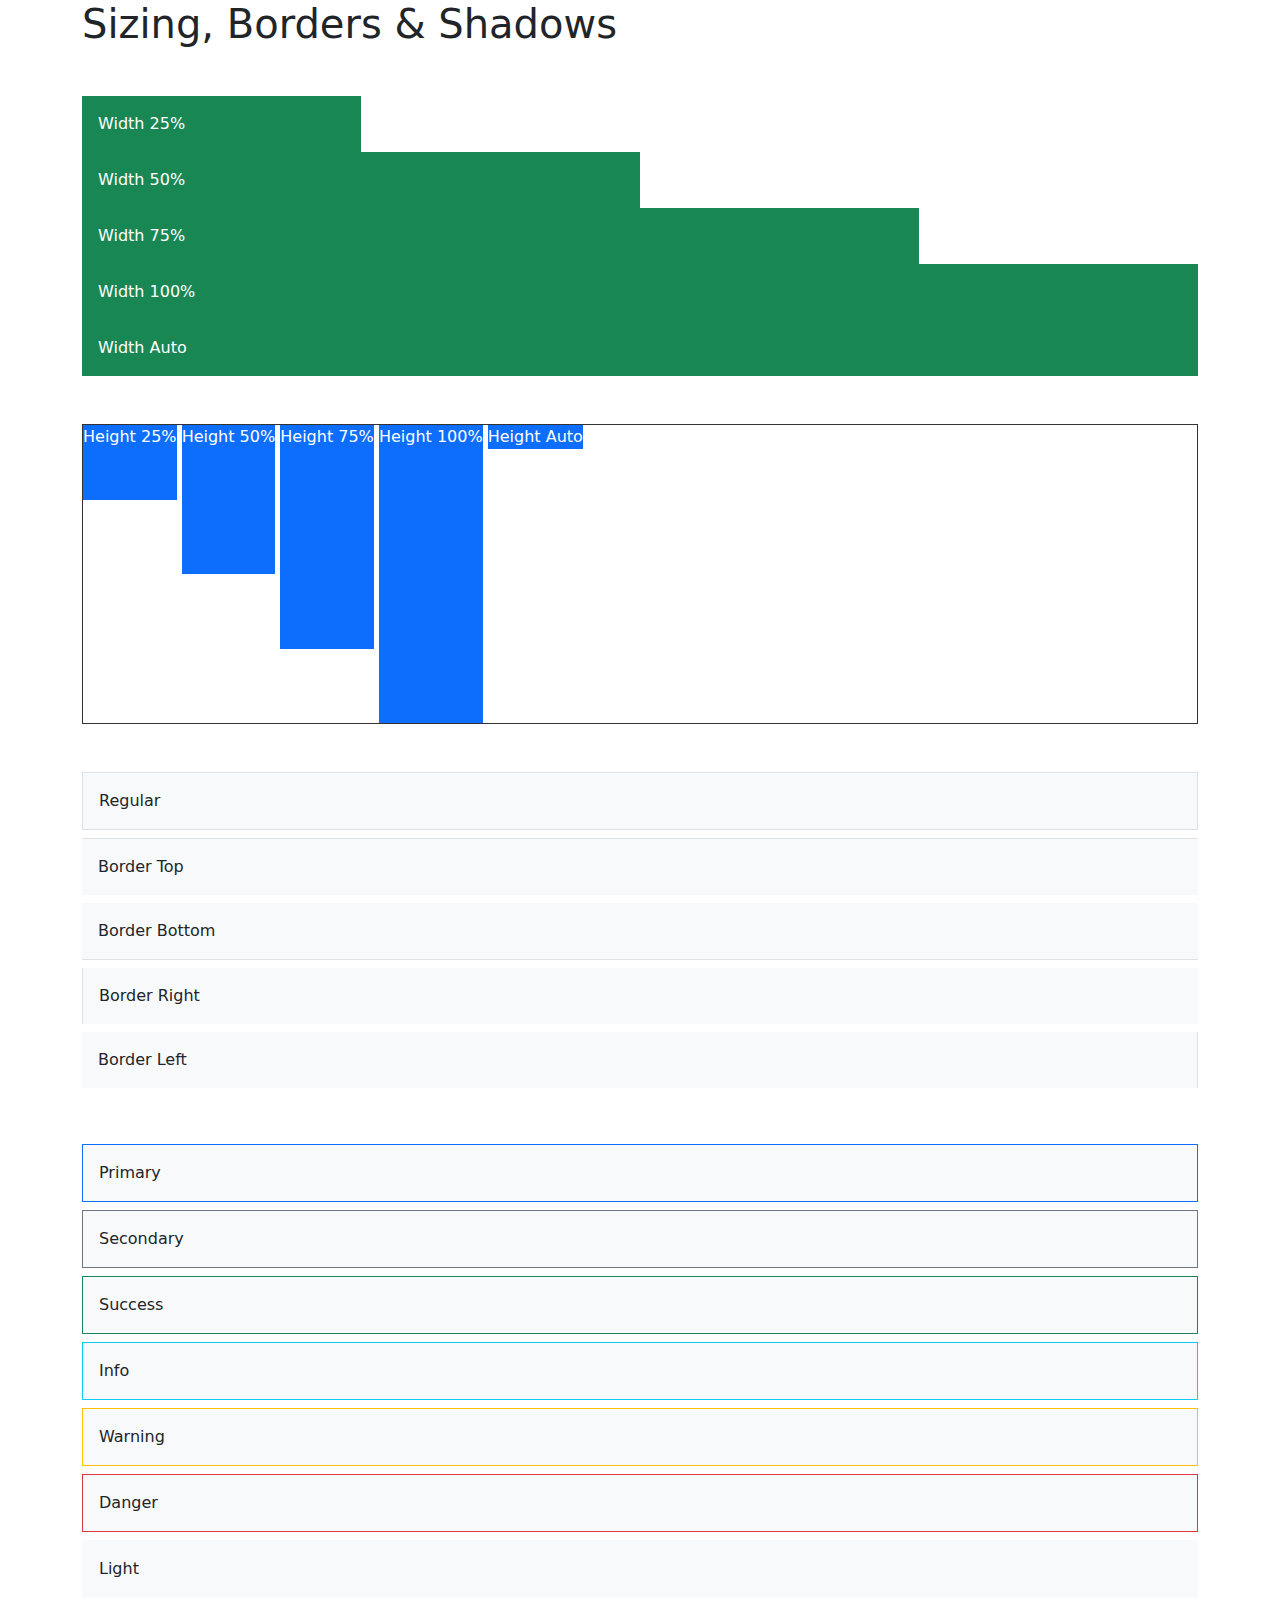
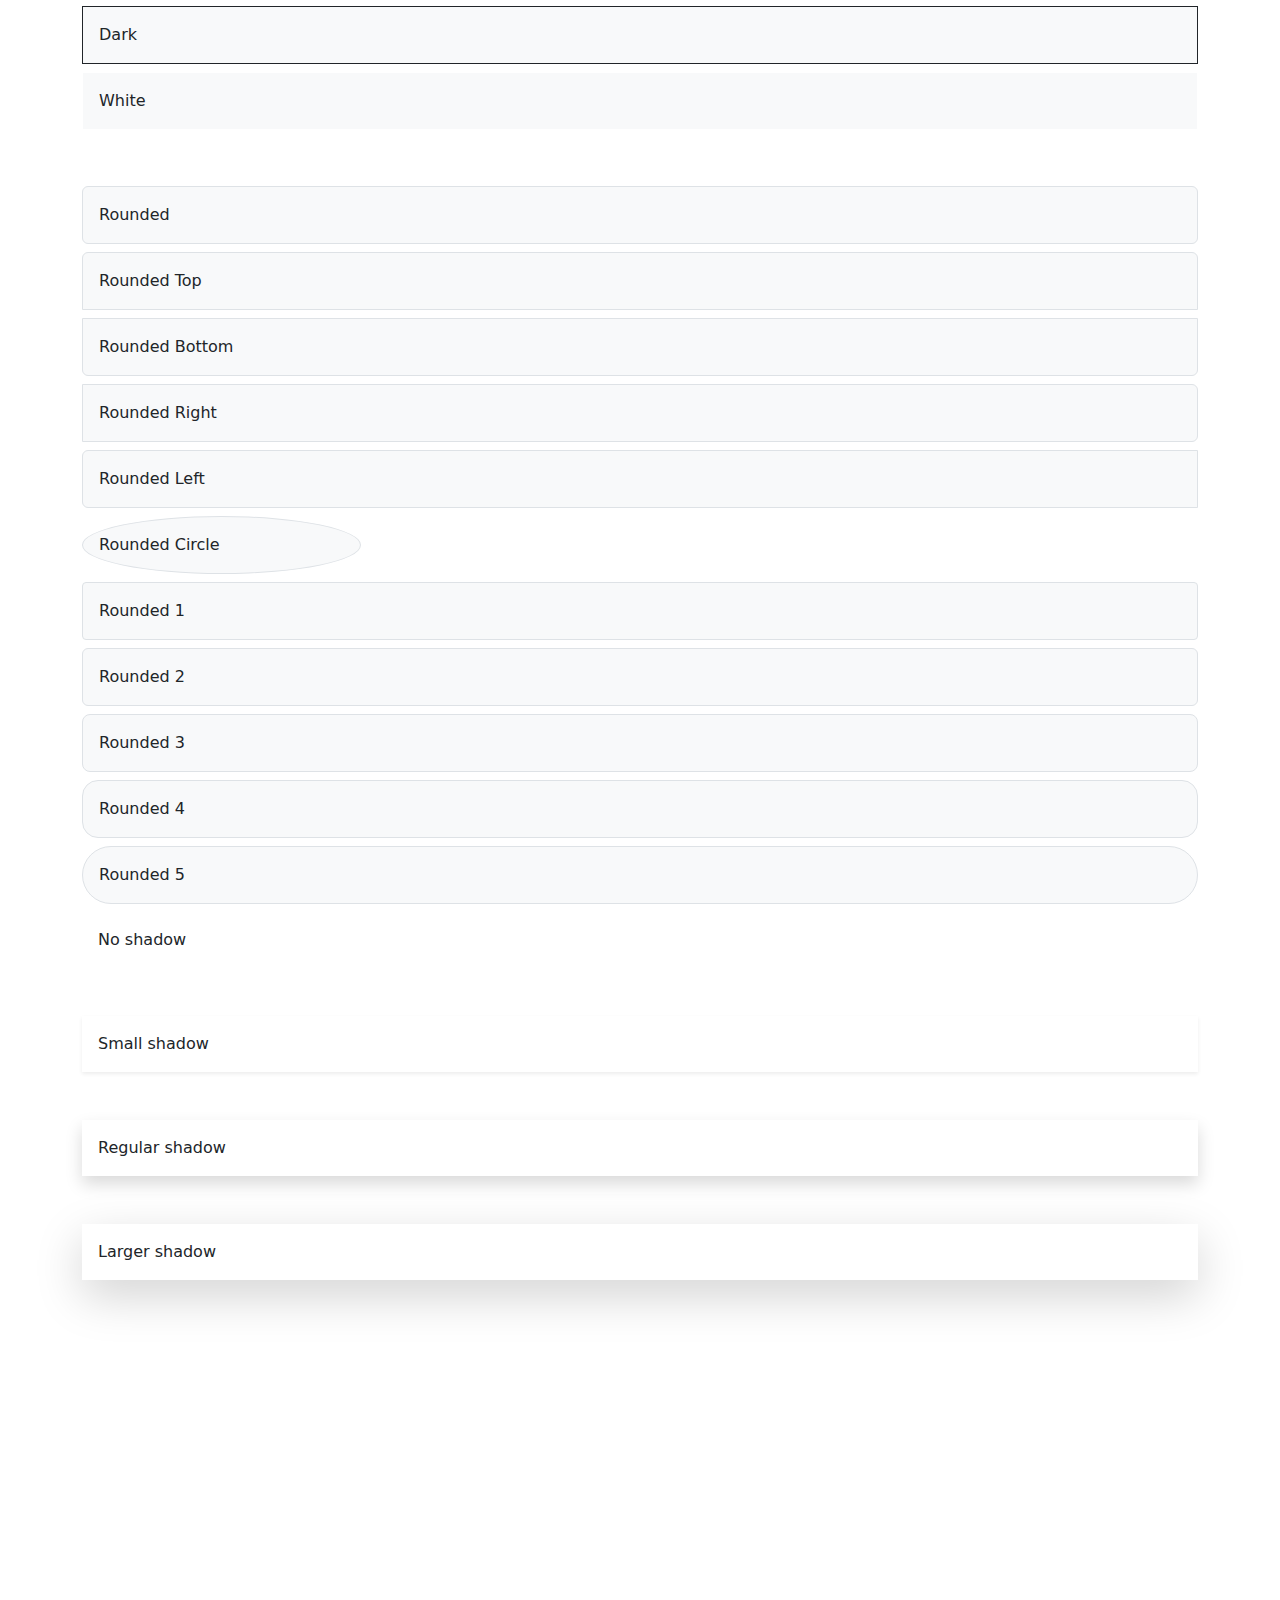
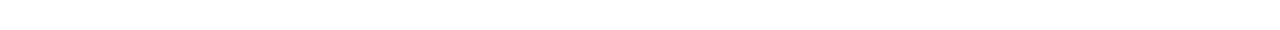
<file: Bootstrap_Tutorial_v5/06_SizingBordersShadows/index.html>
<!DOCTYPE html>
<html lang="en">
  <head>
    <meta charset="UTF-8" />
    <meta http-equiv="X-UA-Compatible" content="IE=edge" />
    <meta name="viewport" content="width=device-width, initial-scale=1.0" />
    <link rel="stylesheet" href="../assets/css/bootstrap.min.css" />
    <title>Bootstrap Sandbox | Sizing, Borders & Shadows</title>
  </head>
  <body>
    <div class="container">
      <h1 class="mb-5">Sizing, Borders & Shadows</h1>

      <!-- Width -->
      <div class="bg-success text-white p-3 w-25">Width 25%</div>
      <div class="bg-success text-white p-3 w-50">Width 50%</div>
      <div class="bg-success text-white p-3 w-75">Width 75%</div>
      <div class="bg-success text-white p-3 w-100">Width 100%</div>
      <div class="bg-success text-white p-3 w-auto">Width Auto</div>

      <br /><br />

      <!-- Height -->
      <div style="height: 300px; border: 1px solid #333">
        <div class="bg-primary text-white d-inline-block h-25">Height 25%</div>
        <div class="bg-primary text-white d-inline-block h-50">Height 50%</div>
        <div class="bg-primary text-white d-inline-block h-75">Height 75%</div>
        <div class="bg-primary text-white d-inline-block h-100">
          Height 100%
        </div>
        <div class="bg-primary text-white d-inline-block h-auto">
          Height Auto
        </div>
      </div>

      <br /><br />

      <!-- Borders -->
      <div class="p-3 mb-2 bg-light border">Regular</div>
      <div class="p-3 mb-2 bg-light border-top">Border Top</div>
      <div class="p-3 mb-2 bg-light border-bottom">Border Bottom</div>
      <div class="p-3 mb-2 bg-light border-start">Border Right</div>
      <div class="p-3 mb-2 bg-light border-end">Border Left</div>

      <br /><br />

      <!-- Border Colors -->
      <div class="p-3 mb-2 bg-light border border-primary">Primary</div>
      <div class="p-3 mb-2 bg-light border border-secondary">Secondary</div>
      <div class="p-3 mb-2 bg-light border border-success">Success</div>
      <div class="p-3 mb-2 bg-light border border-info">Info</div>
      <div class="p-3 mb-2 bg-light border border-warning">Warning</div>
      <div class="p-3 mb-2 bg-light border border-danger">Danger</div>
      <div class="p-3 mb-2 bg-light border border-light">Light</div>
      <div class="p-3 mb-2 bg-light border border-dark">Dark</div>
      <div class="p-3 mb-2 bg-light border border-white">White</div>

      <br /><br />

      <!-- Border Radius -->
      <div class="p-3 mb-2 bg-light border rounded">Rounded</div>
      <div class="p-3 mb-2 bg-light border rounded-top">Rounded Top</div>
      <div class="p-3 mb-2 bg-light border rounded-bottom">Rounded Bottom</div>
      <div class="p-3 mb-2 bg-light border rounded-end">Rounded Right</div>
      <div class="p-3 mb-2 bg-light border rounded-start">Rounded Left</div>
      <div class="p-3 mb-2 bg-light w-25 border rounded-circle">
        Rounded Circle
      </div>
      <div class="p-3 mb-2 bg-light border rounded-1">Rounded 1</div>
      <div class="p-3 mb-2 bg-light border rounded-2">Rounded 2</div>
      <div class="p-3 mb-2 bg-light border rounded-3">Rounded 3</div>
      <div class="p-3 mb-2 bg-light border rounded-4">Rounded 4</div>
      <div class="p-3 mb-2 bg-light border rounded-5">Rounded 5</div>

      <!-- Shadows -->
      <div class="p-3 mb-5 shadow-none">No shadow</div>
      <div class="p-3 mb-5 shadow-sm">Small shadow</div>
      <div class="p-3 mb-5 shadow">Regular shadow</div>
      <div class="p-3 mb-5 shadow-lg">Larger shadow</div>

      <!-- Don't go past here -->
    </div>
    <div style="margin-top: 350px"></div>

    <script src="../assets/js/bootstrap.bundle.min.js"></script>
  </body>
</html>
</file>
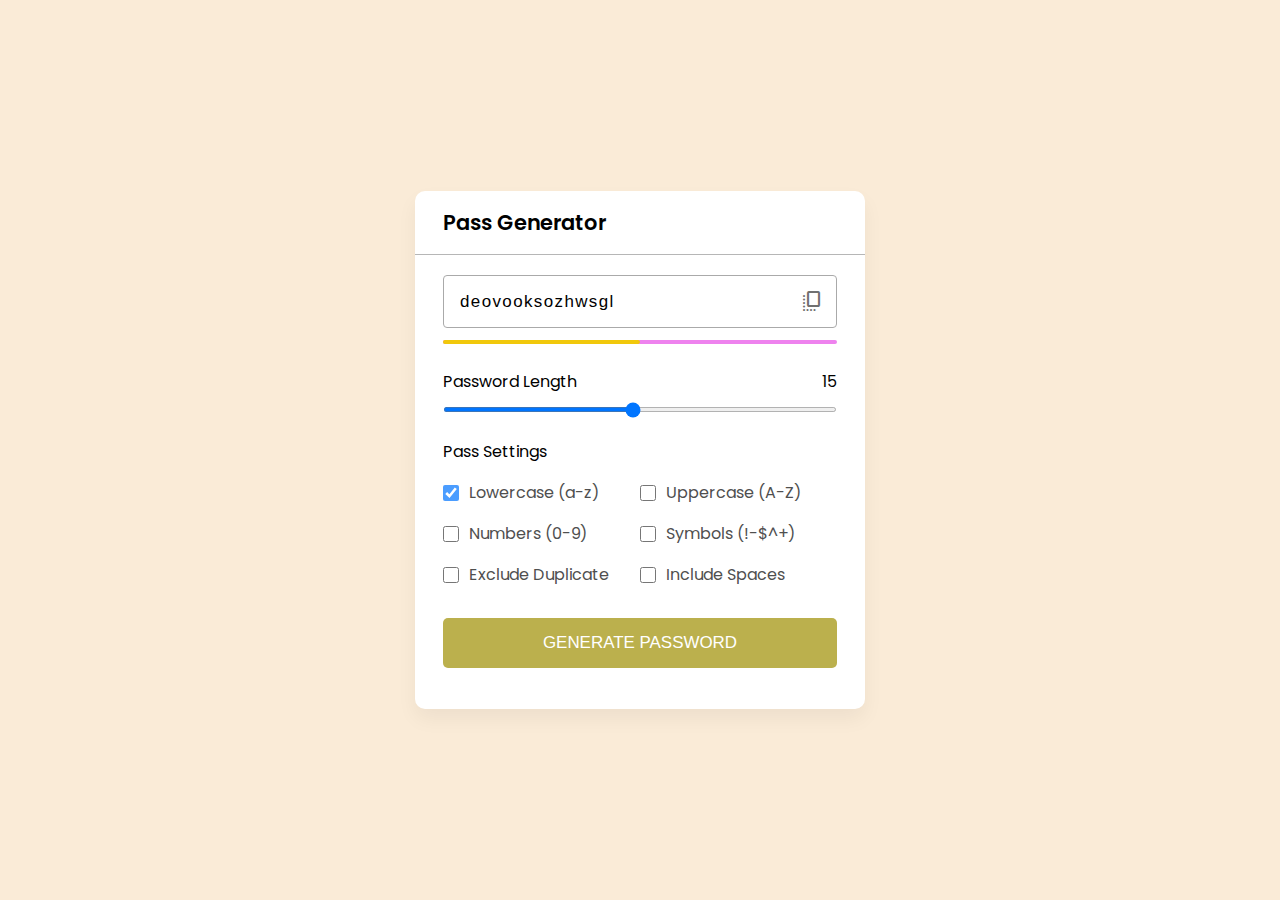
<file: YT_ASMR_100_days_projects/01_PasswordGenerator/index.html>
<!DOCTYPE html>
<html lang="en">
  <head>
    <meta charset="UTF-8" />
    <meta http-equiv="X-UA-Compatible" content="IE=edge" />
    <meta name="viewport" content="width=device-width, initial-scale=1.0" />
    <link
      href="https://fonts.googleapis.com/css2?family=Material+Symbols+Rounded"
      rel="stylesheet"
    />
    <link rel="stylesheet" href="styles.css" />
    <title>Pass Generator</title>
  </head>

  <body>
    <div class="container">
      <h2>Pass Generator</h2>
      <div class="wrapper">
        <!-- password -->

        <div class="input-box">
          <input type="text" disabled />
          <span class="material-symbols-rounded">copy_all</span>
        </div>

        <!-- line  -->
        <div class="pass-indicator"></div>

        <!-- length scroll  -->

        <div class="pass-length">
          <div class="details">
            <label class="title">Password Length</label>
            <span>43434</span>
          </div>
          <input type="range" min="1" max="30" value="15" step="1" />
        </div>

        <!-- settings -->

        <div class="pass-settings">
          <label class="title">Pass Settings</label>
          <ul class="options">
            <li class="option">
              <input type="checkbox" id="lowercase" checked />
              <label for="lowercase">Lowercase (a-z)</label>
            </li>
            <li class="option">
              <input type="checkbox" id="uppercase" />
              <label for="uppercase">Uppercase (A-Z)</label>
            </li>
            <li class="option">
              <input type="checkbox" id="numbers" />
              <label for="numbers">Numbers (0-9)</label>
            </li>
            <li class="option">
              <input type="checkbox" id="symbols" />
              <label for="symbols">Symbols (!-$^+)</label>
            </li>
            <li class="option">
              <input type="checkbox" id="exc-duplicate" />
              <label for="exc-duplicate">Exclude Duplicate</label>
            </li>
            <li class="option">
              <input type="checkbox" id="spaces" />
              <label for="spaces">Include Spaces</label>
            </li>
          </ul>
        </div>

        <button class="generate-btn">Generate Password</button>
      </div>
    </div>
    <!-- JAVASCRIPT -->
    <script src="script.js"></script>
  </body>
</html>
</file>
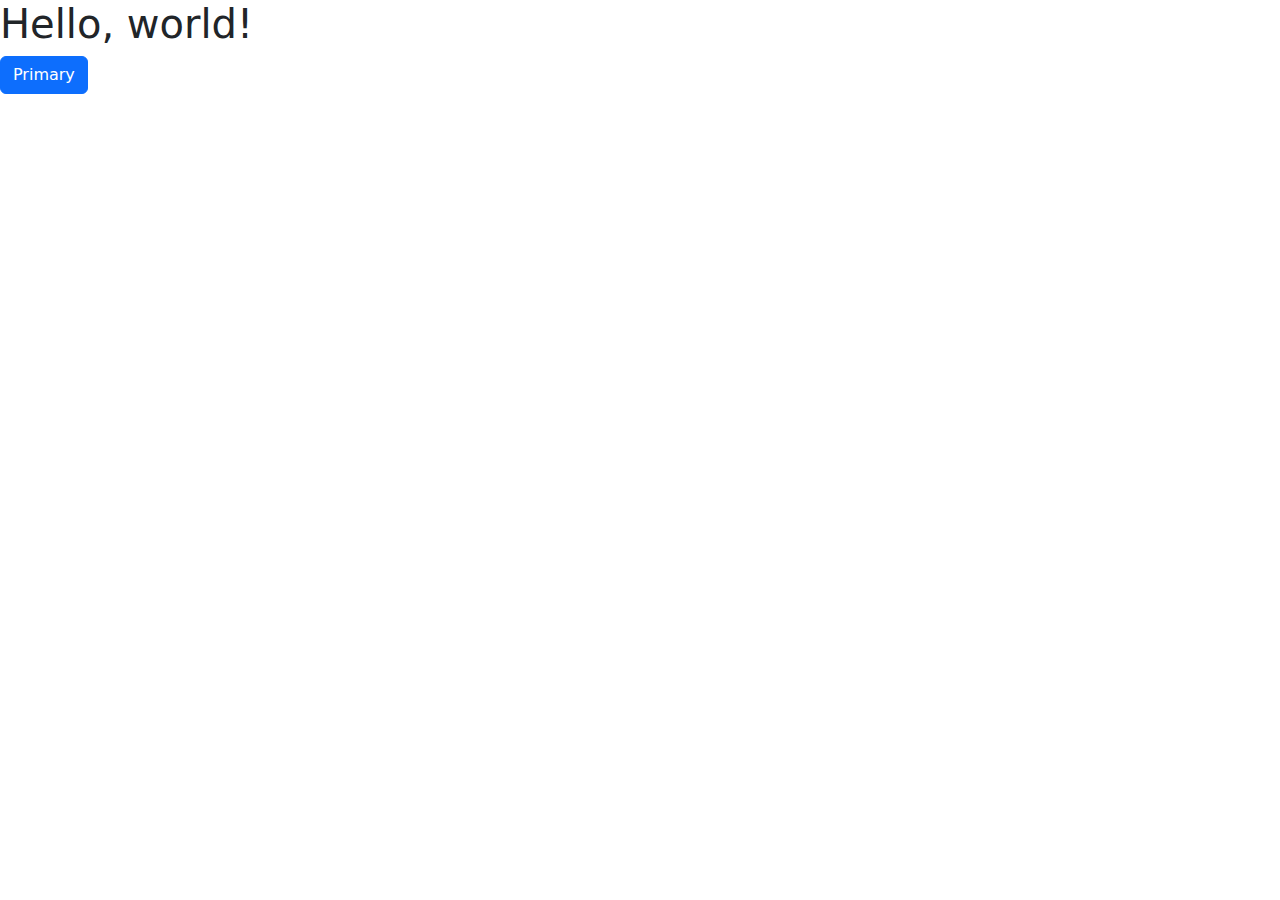
<file: Bootstrap_Tutorial_v5/00_Boilerplate/01_InsertBootsrapCDN/index.html>
<!DOCTYPE html>
<html lang="en">
  <head>
    <meta charset="utf-8" />
    <meta name="viewport" content="width=device-width, initial-scale=1" />
    <title>Bootstrap demo</title>
    <!-- CSS -->
    <link
      href="https://cdn.jsdelivr.net/npm/bootstrap@5.3.3/dist/css/bootstrap.min.css"
      rel="stylesheet"
      integrity="sha384-QWTKZyjpPEjISv5WaRU9OFeRpok6YctnYmDr5pNlyT2bRjXh0JMhjY6hW+ALEwIH"
      crossorigin="anonymous"
    />
  </head>
  <body>
    <h1>Hello, world!</h1>
    <button type="button" class="btn btn-primary">Primary</button>

    <!-- JS -->
    <script
      src="https://cdn.jsdelivr.net/npm/bootstrap@5.3.3/dist/js/bootstrap.bundle.min.js"
      integrity="sha384-YvpcrYf0tY3lHB60NNkmXc5s9fDVZLESaAA55NDzOxhy9GkcIdslK1eN7N6jIeHz"
      crossorigin="anonymous"
    ></script>
  </body>
</html>
</file>
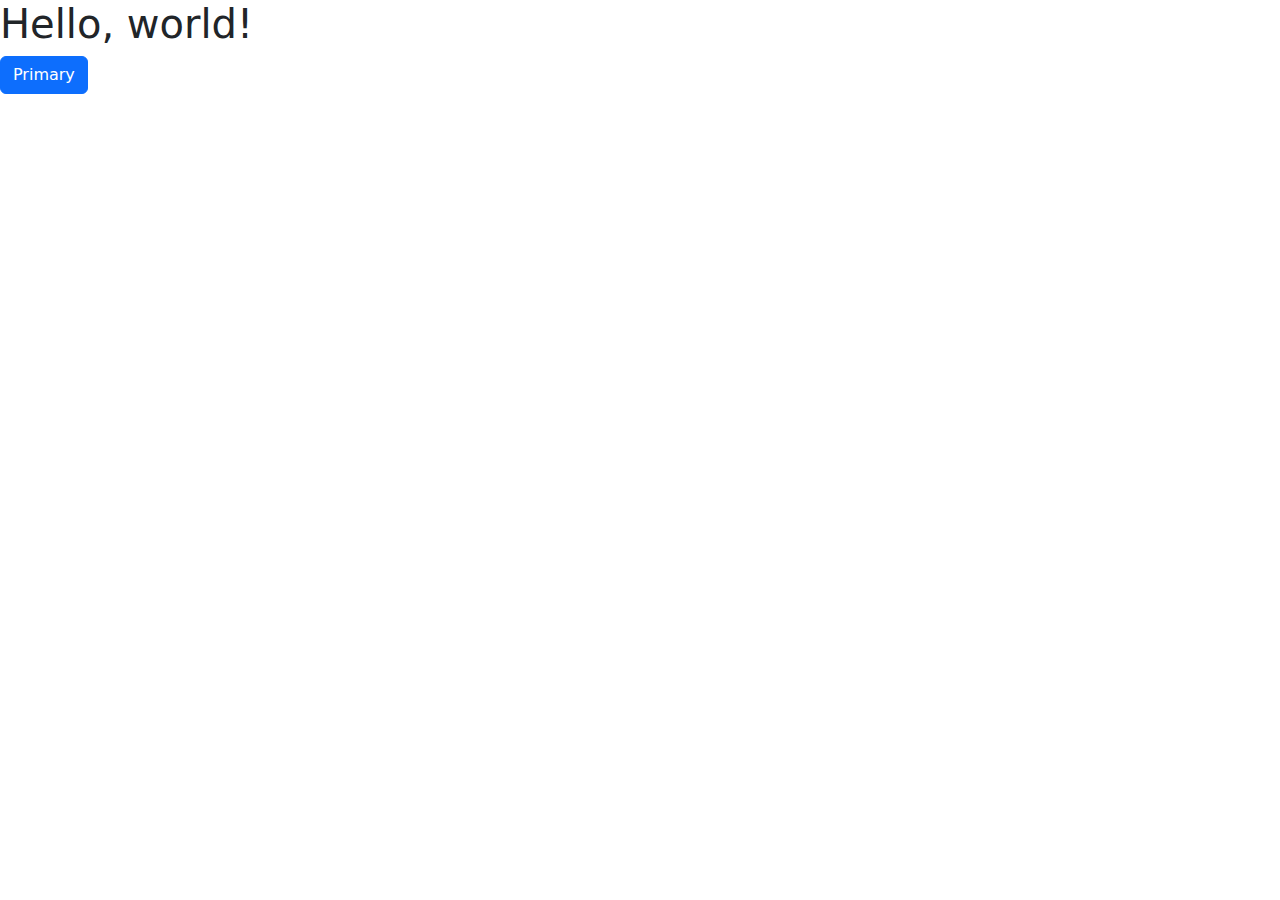
<file: Bootstrap_Tutorial_v5/00_Boilerplate/02_InsertBootstrapLocally/index.html>
<!DOCTYPE html>
<html lang="en">
  <head>
    <meta charset="utf-8" />
    <meta name="viewport" content="width=device-width, initial-scale=1" />
    <title>Bootstrap demo</title>
    <!-- CSS -->
    <link href="bootstrap.min.css" rel="stylesheet" />
  </head>
  <body>
    <h1>Hello, world!</h1>
    <button type="button" class="btn btn-primary">Primary</button>
    <!-- JS -->
    <script src="bootstrap.bundle.min.js"></script>
  </body>
</html>
</file>
<file: YT_ASMR_100_days_projects/01_PasswordGenerator/styles.css>
@import url("https://fonts.googleapis.com/css2?family=Poppins:wght@400;500;600&display=swap");

* {
  margin: 0;
  padding: 0;
  box-sizing: border-box;
}

body {
  font-family: "Poppins", sans-serif;
  display: flex;
  align-items: center;
  justify-content: center;
  min-height: 100vh;
  background-color: antiquewhite;
}

.container {
  width: 450px;
  background-color: white;
  border-radius: 10px;

  box-shadow: 0 10px 20px rgba(0, 0, 0, 0.05);
}

.container h2 {
  font-weight: 600;
  font-size: 1.31rem;
  padding: 1rem 1.75rem;
  border-bottom: 1px solid rgb(182, 182, 182);
}

.wrapper {
  margin: 1.25rem 1.75rem;
}

.wrapper .input-box {
  position: relative;

  /* set the parent as relative so we can set the child absolute */
}

.input-box input {
  width: 100%;
  height: 53px;
  color: #000;
  background: none;
  font-size: 1.06rem;
  font-weight: 500;
  border-radius: 4px;
  letter-spacing: 1.4px;
  border: 1px solid #aaa;
  padding: 0 2.85rem 0 1rem;
}

.input-box span {
  position: absolute;
  right: 13px;
  cursor: pointer;
  line-height: 53px;
  color: #707070;
}
.input-box span:hover {
  color: #d87a23;
}

/* valid or not */
.wrapper .pass-indicator {
  width: 100%;
  height: 4px;
  position: relative;
  margin-top: 0.75rem;
  border-radius: 25px;
  background-color: violet;
}

.pass-indicator::before {
  position: absolute;
  content: "";
  height: 100%;
  width: 50%;
  border-radius: inherit;
  transition: width 0.3s ease;
}

.pass-indicator#weak::before {
  width: 20%;
  background: #e64a4a;
}

.pass-indicator#medium::before {
  width: 50%;
  background: #f1c80b;
}

.pass-indicator#strong::before {
  width: 100%;
  background: #43a047;
}

.wrapper .pass-length {
  margin: 1.56rem 0 1.25rem;
}

.pass-length .details {
  display: flex;
  justify-content: space-between;
}

/* scroll  */
.pass-length input {
  width: 100%;
  height: 5px;
}

/* check box  */
.pass-settings .options {
  display: flex;
  list-style: none;
  flex-wrap: wrap;
  margin-top: 1rem;
}

.pass-settings .options .option {
  display: flex;
  align-items: center;
  margin-bottom: 1rem;
  width: calc(100% / 2);
}
.options .option:first-child {
  pointer-events: none;
}
.options .option:first-child input {
  opacity: 0.7;
}

.options .option input {
  height: 16px;
  width: 16px;
  cursor: pointer;
}

.options .option label {
  cursor: pointer;
  color: #4f4f4f;
  padding-left: 0.63rem;
}

/* button */
.wrapper .generate-btn {
  width: 100%;
  color: #fff;
  border: none;
  outline: none;
  cursor: pointer;
  background: #bbb04d;
  font-size: 1.06rem;
  padding: 0.94rem 0;
  border-radius: 5px;
  text-transform: uppercase;
  margin: 0.94rem 0 1.3rem;
}
</file>
